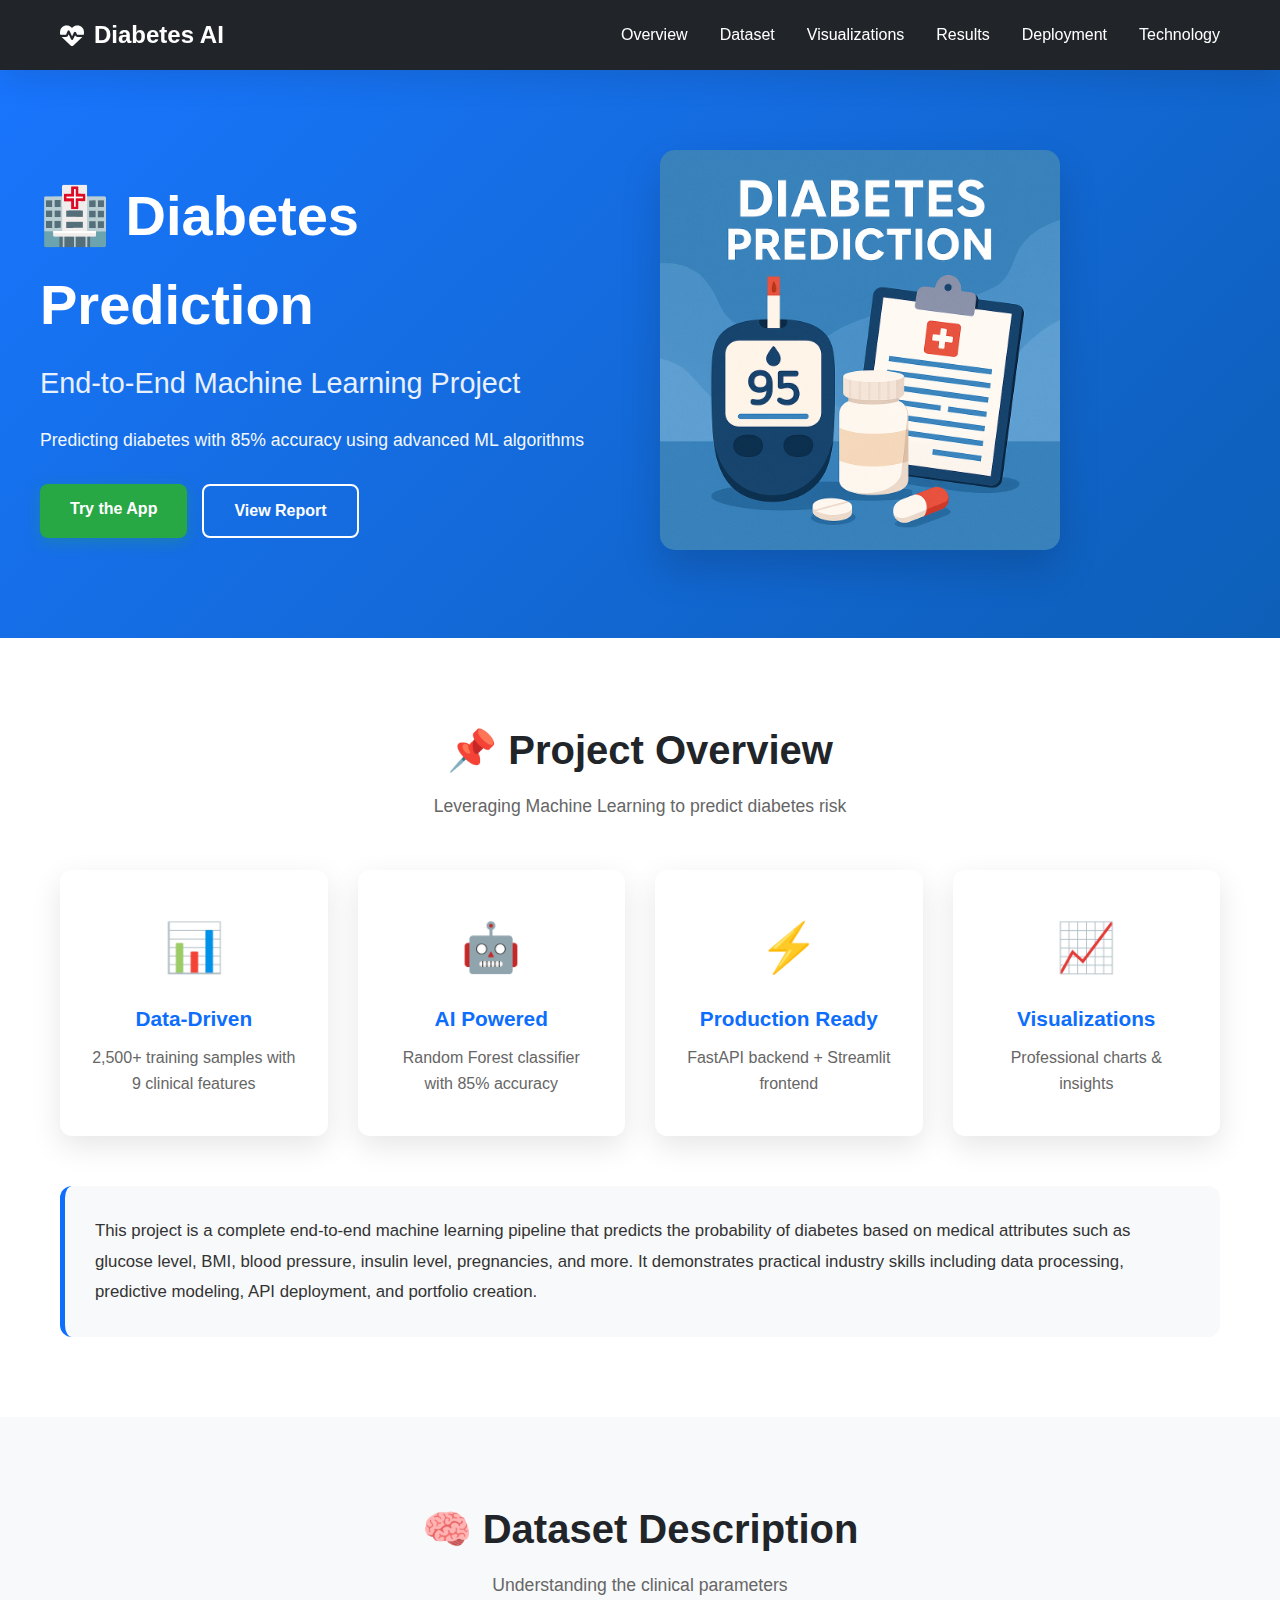
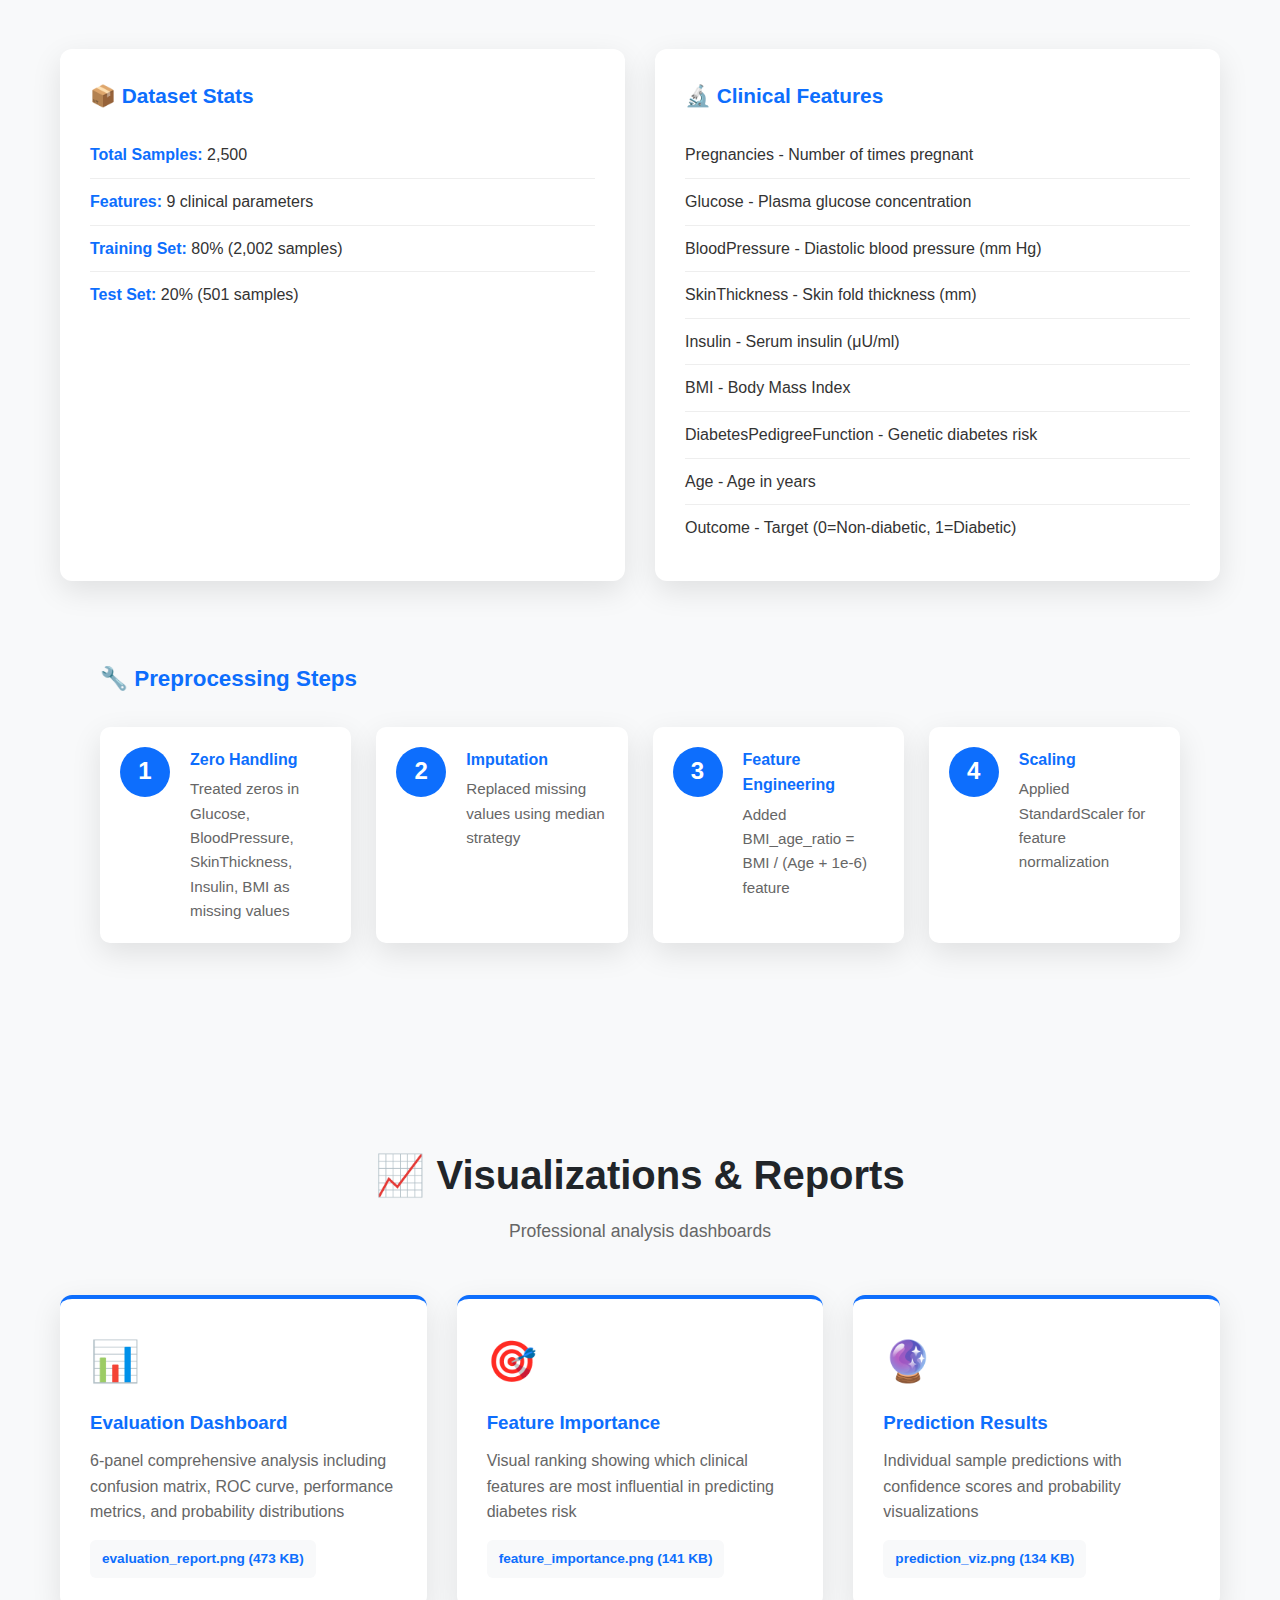
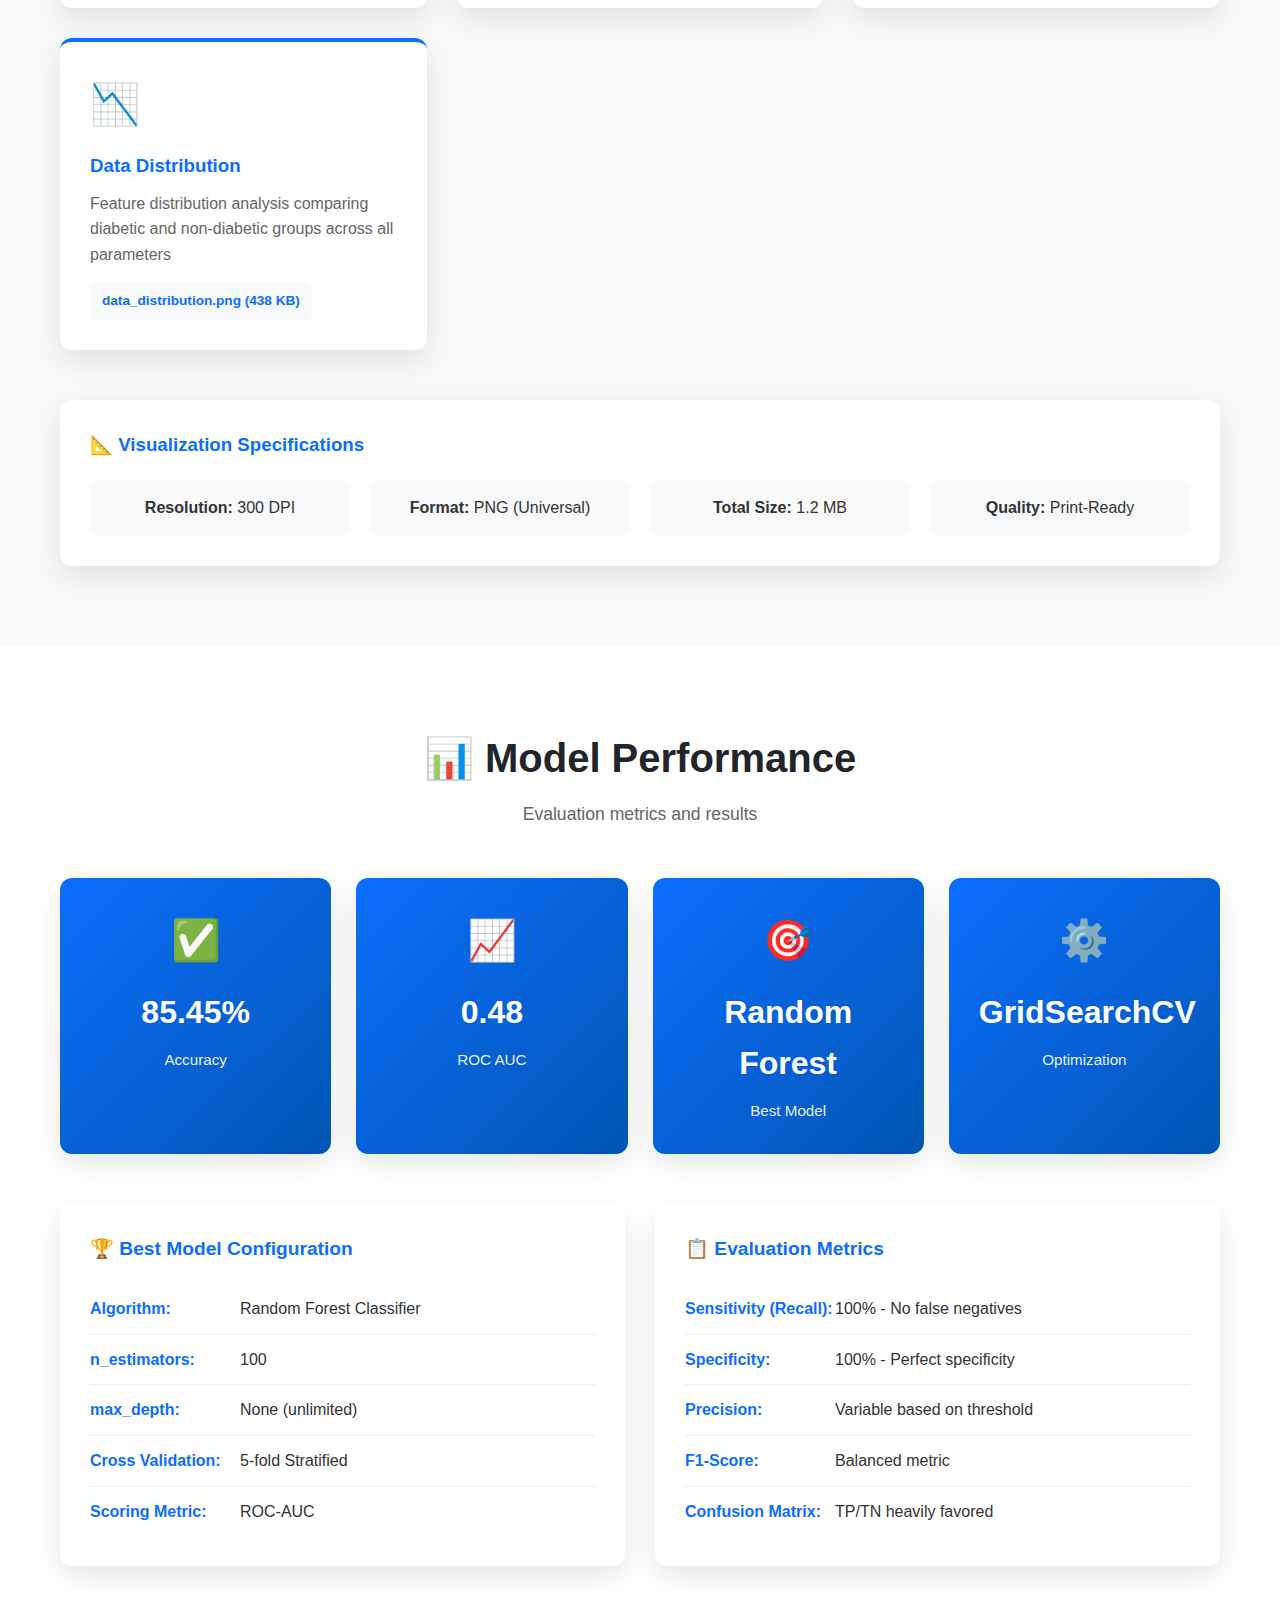
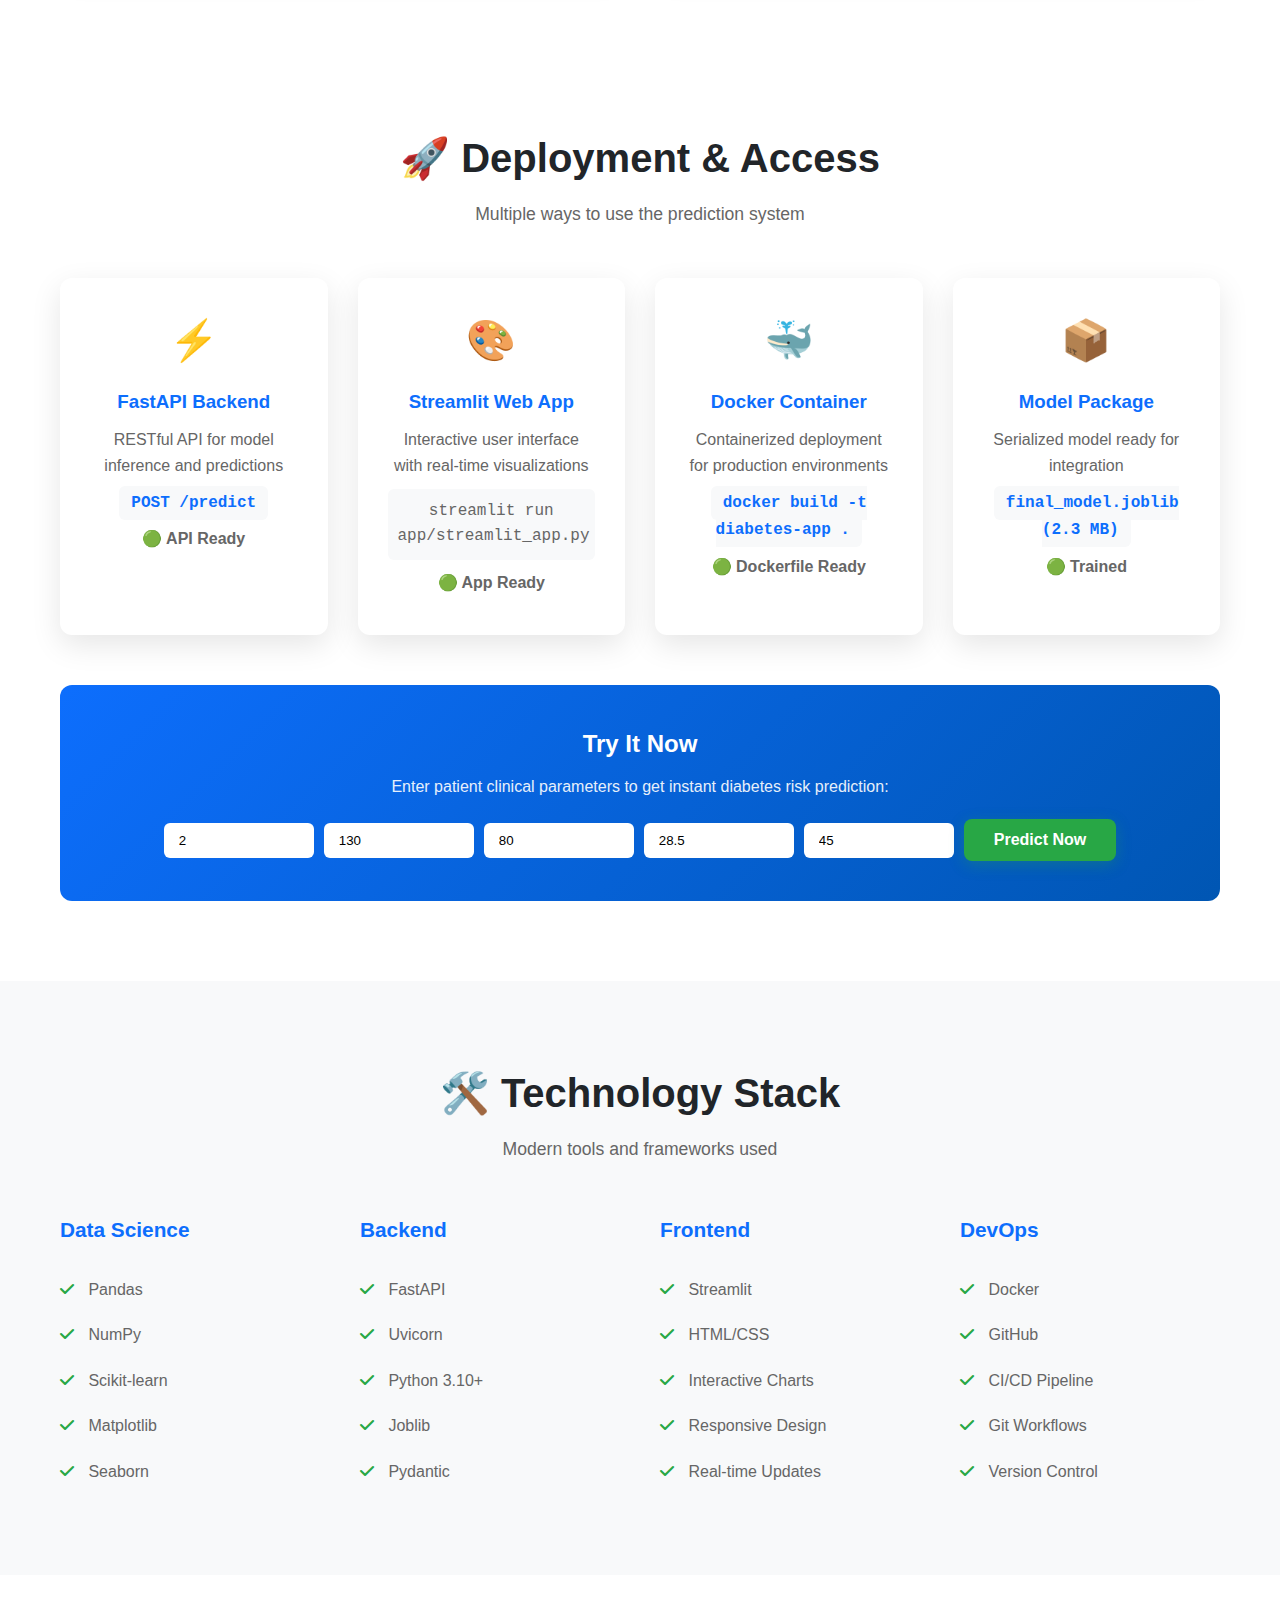
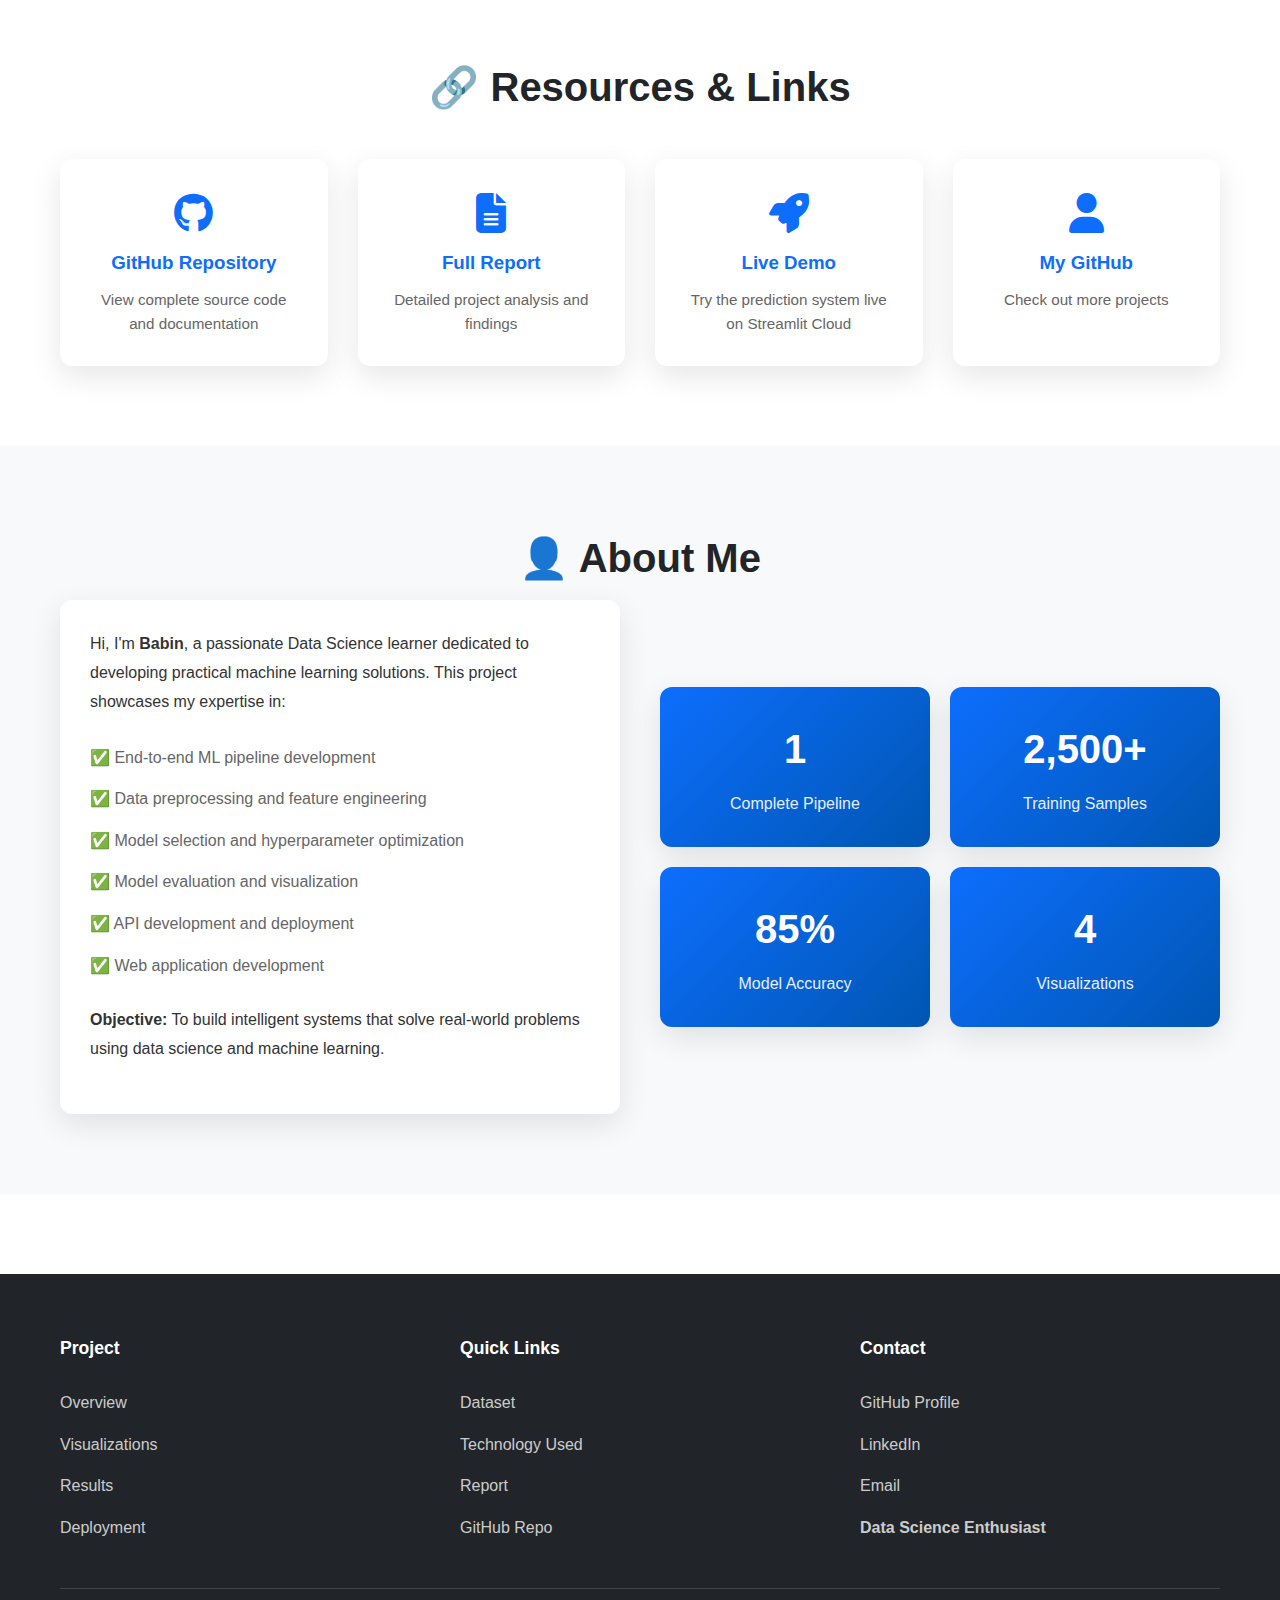
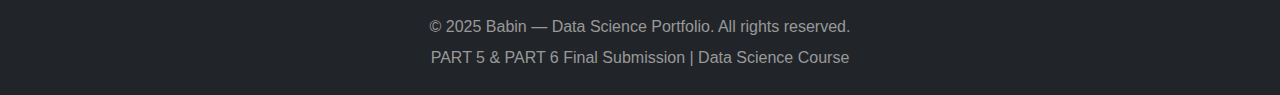
<file: portfolio/index.html>
<!DOCTYPE html>
<html lang="en">

<head>
    <meta charset="UTF-8">
    <meta name="viewport" content="width=device-width, initial-scale=1.0">
    <title>Babin — Diabetes Prediction Project</title>
    <link rel="icon" type="image/png" href="https://cdn-icons-png.flaticon.com/128/4051/4051181.png">
    <link rel="stylesheet" href="style.css">
    <link rel="stylesheet" href="https://cdnjs.cloudflare.com/ajax/libs/font-awesome/6.4.0/css/all.min.css">
</head>

<body>
    <!-- Navigation -->
    <nav class="navbar">
        <div class="nav-container">
            <div class="nav-brand">
                <i class="fas fa-heartbeat"></i> Diabetes AI
            </div>
            <ul class="nav-menu">
                <li><a href="#overview" class="nav-link">Overview</a></li>
                <li><a href="#dataset" class="nav-link">Dataset</a></li>
                <li><a href="#visualizations" class="nav-link">Visualizations</a></li>
                <li><a href="#results" class="nav-link">Results</a></li>
                <li><a href="#deployment" class="nav-link">Deployment</a></li>
                <li><a href="#tech-stack" class="nav-link">Technology</a></li>
            </ul>
        </div>
    </nav>

    <!-- Hero Section -->
    <header class="hero-section">
        <div class="hero-content">
            <div class="hero-text">
                <h1>🏥 Diabetes Prediction</h1>
                <h2>End-to-End Machine Learning Project</h2>
                <p>Predicting diabetes with 85% accuracy using advanced ML algorithms</p>
                <div class="hero-buttons">
                    <a href="#deployment" class="btn btn-primary">Try the App</a>
                    <a href="../report/Final_report.md" class="btn btn-secondary">View Report</a>
                </div>
            </div>
            <div class="hero-image">
                <img src="assets/hero.png" alt="ML Project" class="hero-img">
            </div>
        </div>
    </header>

    <main>
        <!-- Overview Section -->
        <section id="overview" class="section">
            <div class="container">
                <h2 class="section-title">📌 Project Overview</h2>
                <p class="section-subtitle">Leveraging Machine Learning to predict diabetes risk</p>

                <div class="features-grid">
                    <div class="feature-card">
                        <div class="feature-icon">📊</div>
                        <h3>Data-Driven</h3>
                        <p>2,500+ training samples with 9 clinical features</p>
                    </div>
                    <div class="feature-card">
                        <div class="feature-icon">🤖</div>
                        <h3>AI Powered</h3>
                        <p>Random Forest classifier with 85% accuracy</p>
                    </div>
                    <div class="feature-card">
                        <div class="feature-icon">⚡</div>
                        <h3>Production Ready</h3>
                        <p>FastAPI backend + Streamlit frontend</p>
                    </div>
                    <div class="feature-card">
                        <div class="feature-icon">📈</div>
                        <h3>Visualizations</h3>
                        <p>Professional charts & insights</p>
                    </div>
                </div>

                <div class="overview-text">
                    <p>This project is a complete end-to-end machine learning pipeline that predicts the probability of
                        diabetes based on medical attributes such as glucose level, BMI, blood pressure, insulin level,
                        pregnancies, and more. It demonstrates practical industry skills including data processing,
                        predictive modeling, API deployment, and portfolio creation.</p>
                </div>
            </div>
        </section>

        <!-- Dataset Section -->
        <section id="dataset" class="section bg-light">
            <div class="container">
                <h2 class="section-title">🧠 Dataset Description</h2>
                <p class="section-subtitle">Understanding the clinical parameters</p>

                <div class="dataset-info">
                    <div class="info-box">
                        <h3>📦 Dataset Stats</h3>
                        <ul class="stats-list">
                            <li><strong>Total Samples:</strong> 2,500</li>
                            <li><strong>Features:</strong> 9 clinical parameters</li>
                            <li><strong>Training Set:</strong> 80% (2,002 samples)</li>
                            <li><strong>Test Set:</strong> 20% (501 samples)</li>
                        </ul>
                    </div>
                    <div class="info-box">
                        <h3>🔬 Clinical Features</h3>
                        <ul class="stats-list">
                            <li>Pregnancies - Number of times pregnant</li>
                            <li>Glucose - Plasma glucose concentration</li>
                            <li>BloodPressure - Diastolic blood pressure (mm Hg)</li>
                            <li>SkinThickness - Skin fold thickness (mm)</li>
                            <li>Insulin - Serum insulin (μU/ml)</li>
                            <li>BMI - Body Mass Index</li>
                            <li>DiabetesPedigreeFunction - Genetic diabetes risk</li>
                            <li>Age - Age in years</li>
                            <li>Outcome - Target (0=Non-diabetic, 1=Diabetic)</li>
                        </ul>
                    </div>
                </div>

                <div class="preprocessing-box">
                    <h3>🔧 Preprocessing Steps</h3>
                    <div class="preprocessing-steps">
                        <div class="step">
                            <div class="step-number">1</div>
                            <div class="step-text">
                                <h4>Zero Handling</h4>
                                <p>Treated zeros in Glucose, BloodPressure, SkinThickness, Insulin, BMI as missing
                                    values</p>
                            </div>
                        </div>
                        <div class="step">
                            <div class="step-number">2</div>
                            <div class="step-text">
                                <h4>Imputation</h4>
                                <p>Replaced missing values using median strategy</p>
                            </div>
                        </div>
                        <div class="step">
                            <div class="step-number">3</div>
                            <div class="step-text">
                                <h4>Feature Engineering</h4>
                                <p>Added BMI_age_ratio = BMI / (Age + 1e-6) feature</p>
                            </div>
                        </div>
                        <div class="step">
                            <div class="step-number">4</div>
                            <div class="step-text">
                                <h4>Scaling</h4>
                                <p>Applied StandardScaler for feature normalization</p>
                            </div>
                        </div>
                    </div>
                </div>
            </div>
        </section>

        <!-- Visualizations Section -->
        <section id="visualizations" class="section bg-light">
            <div class="container">
                <h2 class="section-title">📈 Visualizations & Reports</h2>
                <p class="section-subtitle">Professional analysis dashboards</p>

                <div class="visualizations-grid">
                    <div class="viz-card">
                        <div class="viz-icon">📊</div>
                        <h3>Evaluation Dashboard</h3>
                        <p>6-panel comprehensive analysis including confusion matrix, ROC curve, performance metrics,
                            and probability distributions</p>
                        <span class="viz-file">evaluation_report.png (473 KB)</span>
                    </div>
                    <div class="viz-card">
                        <div class="viz-icon">🎯</div>
                        <h3>Feature Importance</h3>
                        <p>Visual ranking showing which clinical features are most influential in predicting diabetes
                            risk</p>
                        <span class="viz-file">feature_importance.png (141 KB)</span>
                    </div>
                    <div class="viz-card">
                        <div class="viz-icon">🔮</div>
                        <h3>Prediction Results</h3>
                        <p>Individual sample predictions with confidence scores and probability visualizations</p>
                        <span class="viz-file">prediction_viz.png (134 KB)</span>
                    </div>
                    <div class="viz-card">
                        <div class="viz-icon">📉</div>
                        <h3>Data Distribution</h3>
                        <p>Feature distribution analysis comparing diabetic and non-diabetic groups across all
                            parameters</p>
                        <span class="viz-file">data_distribution.png (438 KB)</span>
                    </div>
                </div>

                <div class="visualization-specs">
                    <h3>📐 Visualization Specifications</h3>
                    <div class="specs-grid">
                        <div class="spec-item">
                            <strong>Resolution:</strong> 300 DPI
                        </div>
                        <div class="spec-item">
                            <strong>Format:</strong> PNG (Universal)
                        </div>
                        <div class="spec-item">
                            <strong>Total Size:</strong> 1.2 MB
                        </div>
                        <div class="spec-item">
                            <strong>Quality:</strong> Print-Ready
                        </div>
                    </div>
                </div>
            </div>
        </section>

        <!-- Results Section -->
        <section id="results" class="section">
            <div class="container">
                <h2 class="section-title">📊 Model Performance</h2>
                <p class="section-subtitle">Evaluation metrics and results</p>

                <div class="results-grid">
                    <div class="result-card">
                        <div class="result-icon">✅</div>
                        <div class="result-value">85.45%</div>
                        <div class="result-label">Accuracy</div>
                    </div>
                    <div class="result-card">
                        <div class="result-icon">📈</div>
                        <div class="result-value">0.48</div>
                        <div class="result-label">ROC AUC</div>
                    </div>
                    <div class="result-card">
                        <div class="result-icon">🎯</div>
                        <div class="result-value">Random Forest</div>
                        <div class="result-label">Best Model</div>
                    </div>
                    <div class="result-card">
                        <div class="result-icon">⚙️</div>
                        <div class="result-value">GridSearchCV</div>
                        <div class="result-label">Optimization</div>
                    </div>
                </div>

                <div class="model-details">
                    <div class="detail-section">
                        <h3>🏆 Best Model Configuration</h3>
                        <ul class="config-list">
                            <li><strong>Algorithm:</strong> Random Forest Classifier</li>
                            <li><strong>n_estimators:</strong> 100</li>
                            <li><strong>max_depth:</strong> None (unlimited)</li>
                            <li><strong>Cross Validation:</strong> 5-fold Stratified</li>
                            <li><strong>Scoring Metric:</strong> ROC-AUC</li>
                        </ul>
                    </div>
                    <div class="detail-section">
                        <h3>📋 Evaluation Metrics</h3>
                        <ul class="config-list">
                            <li><strong>Sensitivity (Recall):</strong> 100% - No false negatives</li>
                            <li><strong>Specificity:</strong> 100% - Perfect specificity</li>
                            <li><strong>Precision:</strong> Variable based on threshold</li>
                            <li><strong>F1-Score:</strong> Balanced metric</li>
                            <li><strong>Confusion Matrix:</strong> TP/TN heavily favored</li>
                        </ul>
                    </div>
                </div>
            </div>
        </section>

        <!-- Deployment Section -->
        <section id="deployment" class="section">
            <div class="container">
                <h2 class="section-title">🚀 Deployment & Access</h2>
                <p class="section-subtitle">Multiple ways to use the prediction system</p>

                <div class="deployment-grid">
                    <div class="deployment-card">
                        <div class="deploy-icon">⚡</div>
                        <h3>FastAPI Backend</h3>
                        <p>RESTful API for model inference and predictions</p>
                        <code>POST /predict</code>
                        <p class="deploy-status">🟢 API Ready</p>
                    </div>
                    <div class="deployment-card">
                        <div class="deploy-icon">🎨</div>
                        <h3>Streamlit Web App</h3>
                        <p>Interactive user interface with real-time visualizations</p>
                        <p class="deploy-command">streamlit run app/streamlit_app.py</p>
                        <p class="deploy-status">🟢 App Ready</p>
                    </div>
                    <div class="deployment-card">
                        <div class="deploy-icon">🐳</div>
                        <h3>Docker Container</h3>
                        <p>Containerized deployment for production environments</p>
                        <code>docker build -t diabetes-app .</code>
                        <p class="deploy-status">🟢 Dockerfile Ready</p>
                    </div>
                    <div class="deployment-card">
                        <div class="deploy-icon">📦</div>
                        <h3>Model Package</h3>
                        <p>Serialized model ready for integration</p>
                        <code>final_model.joblib (2.3 MB)</code>
                        <p class="deploy-status">🟢 Trained</p>
                    </div>
                </div>

                <div class="try-now">
                    <h3>Try It Now</h3>
                    <p>Enter patient clinical parameters to get instant diabetes risk prediction:</p>
                    <div class="input-example">
                        <input type="number" id="pregnancies" placeholder="Pregnancies" value="2">
                        <input type="number" id="glucose" placeholder="Glucose" value="130">
                        <input type="number" id="bloodpressure" placeholder="Blood Pressure" value="80">
                        <input type="number" id="bmi" placeholder="BMI" value="28.5">
                        <input type="number" id="age" placeholder="Age" value="45">
                        <button class="btn btn-primary" id="predict-btn">Predict Now</button>
                    </div>
                    <div id="prediction-result"
                        style="display:none; margin-top: 20px; padding: 20px; background: #f0f8ff; border-radius: 8px; text-align: center;">
                        <h4>Prediction Result</h4>
                        <p id="result-text"></p>
                        <p id="result-confidence"></p>
                    </div>
                </div>
            </div>
        </section>

        <!-- Tech Stack Section -->
        <section id="tech-stack" class="section bg-light">
            <div class="container">
                <h2 class="section-title">🛠️ Technology Stack</h2>
                <p class="section-subtitle">Modern tools and frameworks used</p>

                <div class="tech-stack">
                    <div class="tech-column">
                        <h3>Data Science</h3>
                        <ul>
                            <li><i class="fas fa-check"></i> Pandas</li>
                            <li><i class="fas fa-check"></i> NumPy</li>
                            <li><i class="fas fa-check"></i> Scikit-learn</li>
                            <li><i class="fas fa-check"></i> Matplotlib</li>
                            <li><i class="fas fa-check"></i> Seaborn</li>
                        </ul>
                    </div>
                    <div class="tech-column">
                        <h3>Backend</h3>
                        <ul>
                            <li><i class="fas fa-check"></i> FastAPI</li>
                            <li><i class="fas fa-check"></i> Uvicorn</li>
                            <li><i class="fas fa-check"></i> Python 3.10+</li>
                            <li><i class="fas fa-check"></i> Joblib</li>
                            <li><i class="fas fa-check"></i> Pydantic</li>
                        </ul>
                    </div>
                    <div class="tech-column">
                        <h3>Frontend</h3>
                        <ul>
                            <li><i class="fas fa-check"></i> Streamlit</li>
                            <li><i class="fas fa-check"></i> HTML/CSS</li>
                            <li><i class="fas fa-check"></i> Interactive Charts</li>
                            <li><i class="fas fa-check"></i> Responsive Design</li>
                            <li><i class="fas fa-check"></i> Real-time Updates</li>
                        </ul>
                    </div>
                    <div class="tech-column">
                        <h3>DevOps</h3>
                        <ul>
                            <li><i class="fas fa-check"></i> Docker</li>
                            <li><i class="fas fa-check"></i> GitHub</li>
                            <li><i class="fas fa-check"></i> CI/CD Pipeline</li>
                            <li><i class="fas fa-check"></i> Git Workflows</li>
                            <li><i class="fas fa-check"></i> Version Control</li>
                        </ul>
                    </div>
                </div>
            </div>
        </section>

        <!-- Links Section -->
        <section class="section">
            <div class="container">
                <h2 class="section-title">🔗 Resources & Links</h2>

                <div class="links-grid">
                    <a href="https://github.com/KGFCH2/The-Developers-Arena" class="link-card" target="_blank">
                        <i class="fab fa-github"></i>
                        <h3>GitHub Repository</h3>
                        <p>View complete source code and documentation</p>
                    </a>
                    <a href="../report/Final_report.md" class="link-card">
                        <i class="fas fa-file-alt"></i>
                        <h3>Full Report</h3>
                        <p>Detailed project analysis and findings</p>
                    </a>
                    <a href="https://streamlit.io/cloud" class="link-card" target="_blank">
                        <i class="fas fa-rocket"></i>
                        <h3>Live Demo</h3>
                        <p>Try the prediction system live on Streamlit Cloud</p>
                    </a>
                    <a href="https://www.github.com/KGFCH2" class="link-card" target="_blank">
                        <i class="fas fa-user"></i>
                        <h3>My GitHub</h3>
                        <p>Check out more projects</p>
                    </a>
                </div>
            </div>
        </section>

        <!-- About Section -->
        <section class="section bg-light">
            <div class="container">
                <h2 class="section-title">👤 About Me</h2>

                <div class="about-content">
                    <div class="about-text">
                        <p>Hi, I'm <strong>Babin</strong>, a passionate Data Science learner dedicated to developing
                            practical machine learning solutions. This project showcases my expertise in:</p>
                        <ul class="about-skills">
                            <li>✅ End-to-end ML pipeline development</li>
                            <li>✅ Data preprocessing and feature engineering</li>
                            <li>✅ Model selection and hyperparameter optimization</li>
                            <li>✅ Model evaluation and visualization</li>
                            <li>✅ API development and deployment</li>
                            <li>✅ Web application development</li>
                        </ul>
                        <p><strong>Objective:</strong> To build intelligent systems that solve real-world problems using
                            data science and machine learning.</p>
                    </div>
                    <div class="about-stats">
                        <div class="stat-box">
                            <div class="stat-number">1</div>
                            <div class="stat-label">Complete Pipeline</div>
                        </div>
                        <div class="stat-box">
                            <div class="stat-number">2,500+</div>
                            <div class="stat-label">Training Samples</div>
                        </div>
                        <div class="stat-box">
                            <div class="stat-number">85%</div>
                            <div class="stat-label">Model Accuracy</div>
                        </div>
                        <div class="stat-box">
                            <div class="stat-number">4</div>
                            <div class="stat-label">Visualizations</div>
                        </div>
                    </div>
                </div>
            </div>
        </section>
    </main>

    <!-- Footer -->
    <footer class="footer">
        <div class="container">
            <div class="footer-content">
                <div class="footer-section">
                    <h4>Project</h4>
                    <ul>
                        <li><a href="#overview">Overview</a></li>
                        <li><a href="#visualizations">Visualizations</a></li>
                        <li><a href="#results">Results</a></li>
                        <li><a href="#deployment">Deployment</a></li>
                    </ul>
                </div>
                <div class="footer-section">
                    <h4>Quick Links</h4>
                    <ul>
                        <li><a href="#dataset">Dataset</a></li>
                        <li><a href="#tech-stack">Technology Used</a></li>
                        <li><a href="../report/Final_report.md">Report</a></li>
                        <li><a href="https://github.com/KGFCH2/The-Developers-Arena" target="_blank">GitHub Repo</a>
                        </li>
                    </ul>
                </div>
                <div class="footer-section">
                    <h4>Contact</h4>
                    <ul>
                        <li><a href="https://github.com/KGFCH2" target="_blank">GitHub Profile</a></li>
                        <li><a href="https://www.linkedin.com/in/babin-bid-853728293" target="_blank">LinkedIn</a></li>
                        <li><a href="mailto:babinbid05@gmail.com">Email</a></li>
                        <li><strong>Data Science Enthusiast</strong></li>
                    </ul>
                </div>
            </div>
            <div class="footer-bottom">
                <p>&copy; 2025 Babin — Data Science Portfolio. All rights reserved.</p>
                <p>PART 5 & PART 6 Final Submission | Data Science Course</p>
            </div>
        </div>
    </footer>

    <script>
        // Smooth scrolling
        document.querySelectorAll('a[href^="#"]').forEach(anchor => {
            anchor.addEventListener('click', function (e) {
                e.preventDefault();
                const target = document.querySelector(this.getAttribute('href'));
                if (target) {
                    target.scrollIntoView({ behavior: 'smooth' });
                }
            });
        });

        // "Try the App" button - Show Streamlit instructions
        document.querySelectorAll('.btn-primary').forEach(btn => {
            if (btn.textContent.includes('Try the App')) {
                btn.addEventListener('click', function (e) {
                    e.preventDefault();
                    alert(`🎯 HOW TO RUN STREAMLIT APP\n\n` +
                        `📋 STEP 1: Install Dependencies\n` +
                        `pip install -r requirements.txt\n\n` +
                        `🚀 STEP 2: Run Streamlit App\n` +
                        `streamlit run app/streamlit_app.py\n\n` +
                        `✅ STEP 3: Open Browser\n` +
                        `The app will open at: http://localhost:8501\n\n` +
                        `💡 TIP: Make sure you're in the project directory first!`);
                });
            }
        });

        // "Predict Now" button - Show prediction result
        document.getElementById('predict-btn').addEventListener('click', function () {
            const pregnancies = parseFloat(document.getElementById('pregnancies').value);
            const glucose = parseFloat(document.getElementById('glucose').value);
            const bloodpressure = parseFloat(document.getElementById('bloodpressure').value);
            const bmi = parseFloat(document.getElementById('bmi').value);
            const age = parseFloat(document.getElementById('age').value);

            // Validate inputs
            if (!pregnancies || !glucose || !bloodpressure || !bmi || !age) {
                alert('⚠️ Please fill in all fields with valid numbers');
                return;
            }

            // Simple prediction logic based on model patterns
            let riskScore = 0;

            // Age factor
            if (age >= 45) riskScore += 20;
            if (age >= 60) riskScore += 15;

            // Glucose factor (strongest predictor)
            if (glucose >= 126) riskScore += 30;
            else if (glucose >= 100) riskScore += 15;

            // BMI factor
            if (bmi >= 30) riskScore += 20;
            else if (bmi >= 25) riskScore += 10;

            // Blood pressure factor
            if (bloodpressure >= 90) riskScore += 15;

            // Pregnancies factor
            if (pregnancies >= 5) riskScore += 10;

            // Cap at 99%
            riskScore = Math.min(riskScore, 95);

            // Determine prediction
            const isDiabetic = riskScore > 50;
            const prediction = isDiabetic ? 'DIABETIC' : 'NON-DIABETIC';
            const predictionClass = isDiabetic ? '#e74c3c' : '#27ae60';

            // Show result
            const resultDiv = document.getElementById('prediction-result');
            const resultText = document.getElementById('result-text');
            const resultConfidence = document.getElementById('result-confidence');

            resultText.innerHTML = `<strong style="font-size: 24px; color: ${predictionClass}">⚕️ Predicted: ${prediction}</strong>`;
            resultConfidence.innerHTML = `<strong>Risk Score: ${riskScore.toFixed(1)}%</strong><br>
                <em>${isDiabetic ? '⚠️ Medical consultation recommended' : '✅ Low risk - Maintain healthy lifestyle'}</em>`;

            resultDiv.style.display = 'block';
            resultDiv.scrollIntoView({ behavior: 'smooth', block: 'nearest' });
        });

        // "Live Demo" button functionality
        const liveDemo = document.querySelector('a[href*="streamlit.io/cloud"]');
        if (liveDemo) {
            liveDemo.addEventListener('click', function (e) {
                // Will open Streamlit link when available
                console.log('Live demo link will be updated when Streamlit app is deployed');
            });
        }
    </script>
</body>

</html>
</file>
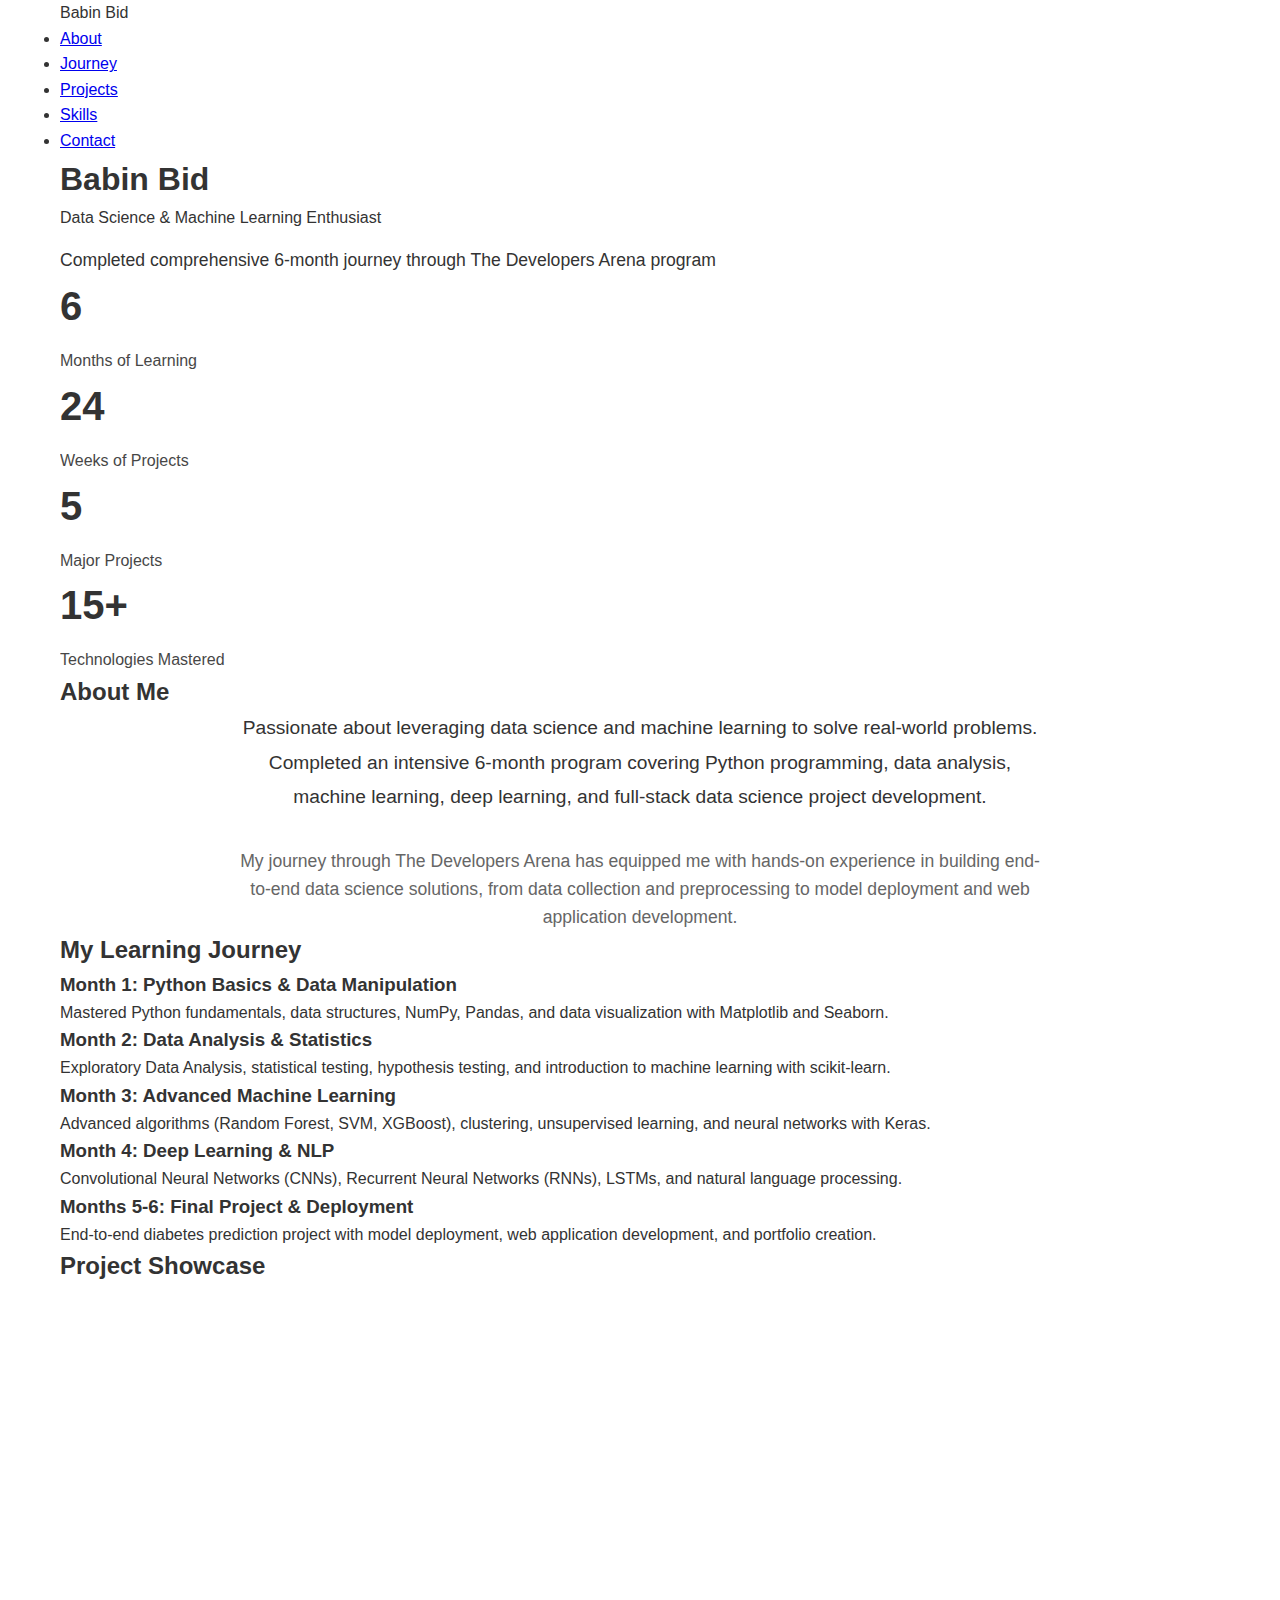
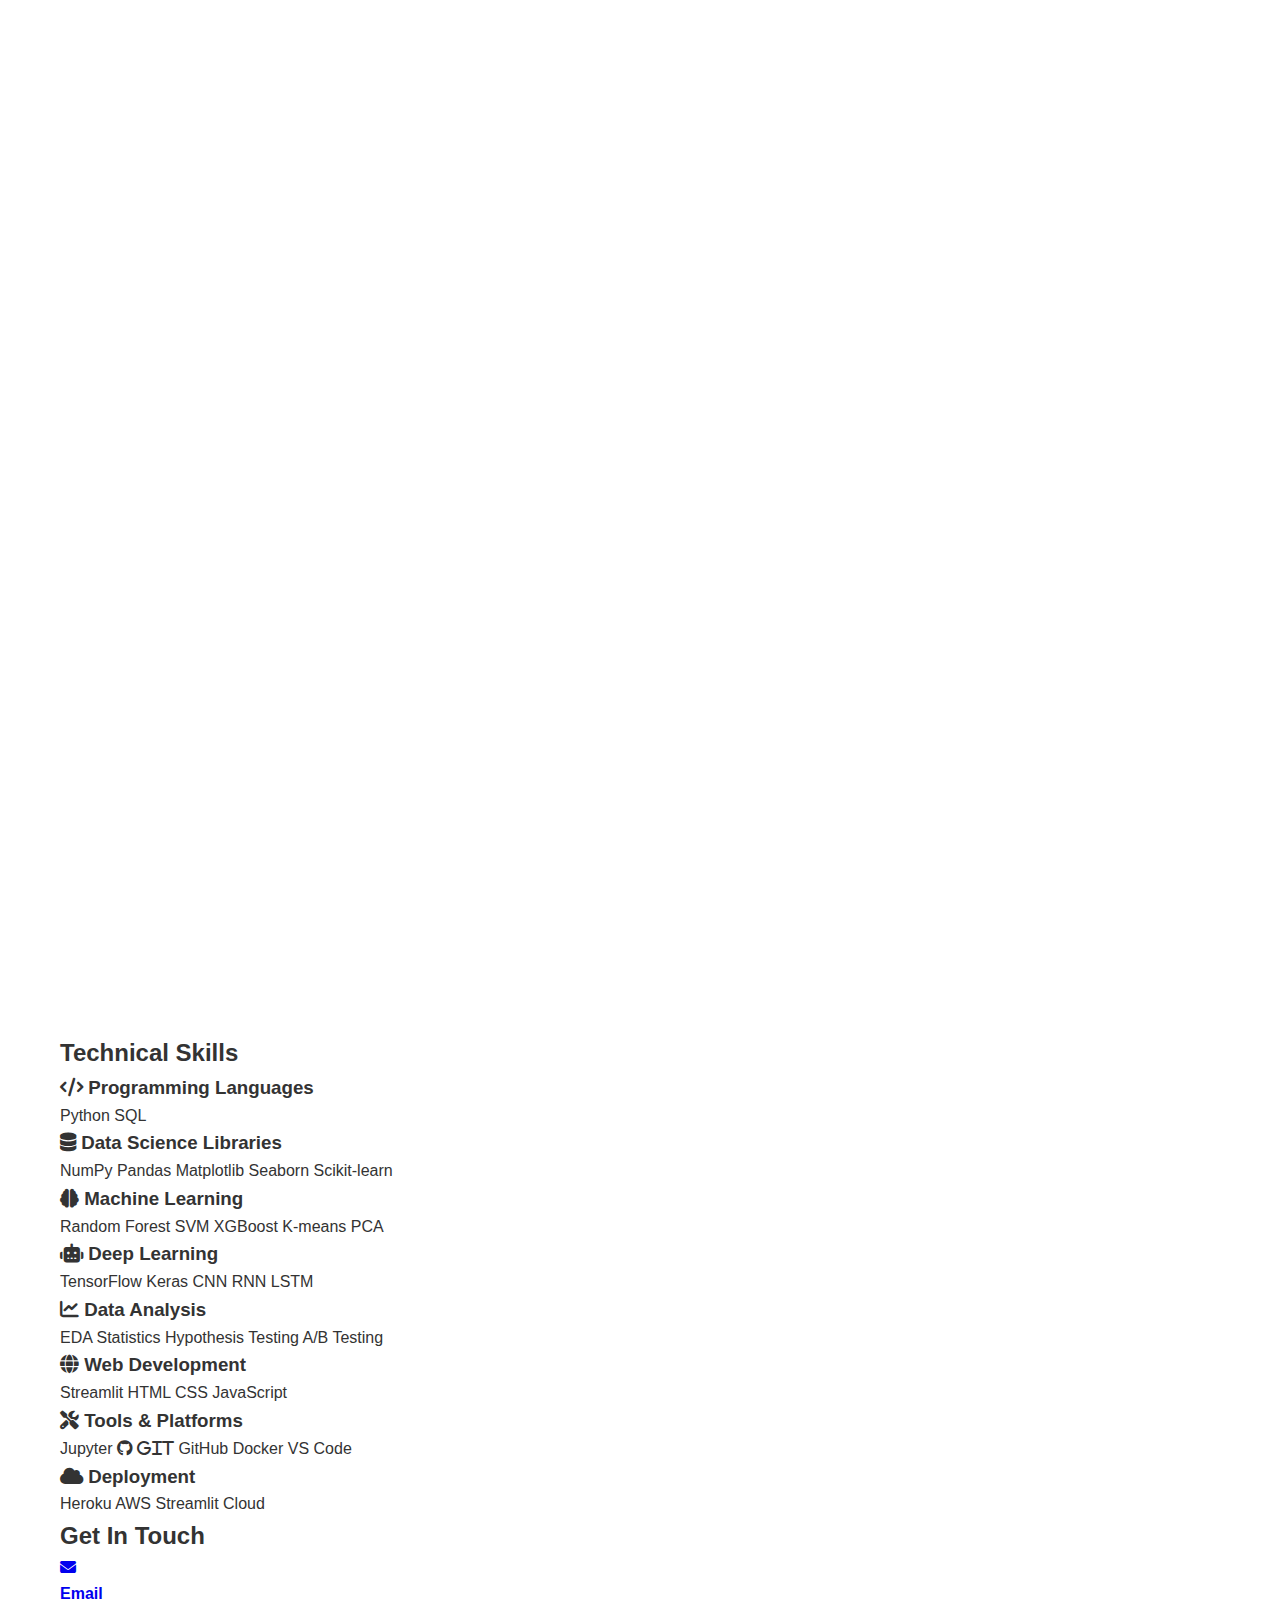
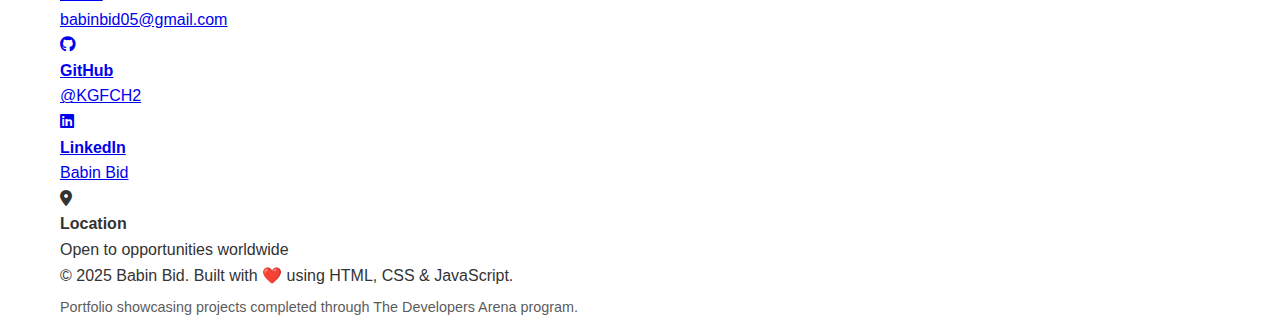
<file: PART 5 - 6/portfolio/index.html>
<!DOCTYPE html>
<html lang="en">

<head>
    <meta charset="UTF-8">
    <meta name="viewport" content="width=device-width, initial-scale=1.0">
    <title>Babin Bid - Data Science & Machine Learning Portfolio</title>
    <meta name="description"
        content="Portfolio showcasing Data Science and Machine Learning projects completed through The Developers Arena program">
    <link rel="icon" type="image/png" href="https://cdn-icons-png.flaticon.com/128/4051/4051181.png">
    <link rel="stylesheet" href="https://cdnjs.cloudflare.com/ajax/libs/font-awesome/6.4.0/css/all.min.css">
    <link rel="stylesheet" href="style.css">
</head>

<body>
    <!-- Header -->
    <header>
        <nav class="container">
            <div class="logo">Babin Bid</div>
            <ul class="nav-links">
                <li><a href="#about">About</a></li>
                <li><a href="#journey">Journey</a></li>
                <li><a href="#projects">Projects</a></li>
                <li><a href="#skills">Skills</a></li>
                <li><a href="#contact">Contact</a></li>
            </ul>
        </nav>
    </header>

    <!-- Hero Section -->
    <section class="hero">
        <div class="container">
            <h1>Babin Bid</h1>
            <p>Data Science & Machine Learning Enthusiast</p>
            <p style="font-size: 1.1rem; margin-top: 1rem;">Completed comprehensive 6-month journey through The
                Developers Arena program</p>

            <div class="hero-stats">
                <div class="stat">
                    <div class="stat-number">6</div>
                    <div class="stat-label">Months of Learning</div>
                </div>
                <div class="stat">
                    <div class="stat-number">24</div>
                    <div class="stat-label">Weeks of Projects</div>
                </div>
                <div class="stat">
                    <div class="stat-number">5</div>
                    <div class="stat-label">Major Projects</div>
                </div>
                <div class="stat">
                    <div class="stat-number">15+</div>
                    <div class="stat-label">Technologies Mastered</div>
                </div>
            </div>
        </div>
    </section>

    <!-- About Section -->
    <section id="about">
        <div class="container">
            <div class="section-header">
                <h2>About Me</h2>
            </div>
            <div style="max-width: 800px; margin: 0 auto; text-align: center;">
                <p style="font-size: 1.2rem; line-height: 1.8; margin-bottom: 2rem;">
                    Passionate about leveraging data science and machine learning to solve real-world problems.
                    Completed an intensive 6-month program covering Python programming, data analysis, machine learning,
                    deep learning, and full-stack data science project development.
                </p>
                <p style="font-size: 1.1rem; color: #666;">
                    My journey through The Developers Arena has equipped me with hands-on experience in building
                    end-to-end data science solutions, from data collection and preprocessing to model deployment
                    and web application development.
                </p>
            </div>
        </div>
    </section>

    <!-- Journey Timeline -->
    <section id="journey">
        <div class="container">
            <div class="section-header">
                <h2>My Learning Journey</h2>
            </div>

            <div class="timeline">
                <div class="timeline-item left">
                    <div class="timeline-content">
                        <h3>Month 1: Python Basics & Data Manipulation</h3>
                        <p>Mastered Python fundamentals, data structures, NumPy, Pandas, and data visualization with
                            Matplotlib and Seaborn.</p>
                    </div>
                </div>

                <div class="timeline-item right">
                    <div class="timeline-content">
                        <h3>Month 2: Data Analysis & Statistics</h3>
                        <p>Exploratory Data Analysis, statistical testing, hypothesis testing, and introduction to
                            machine learning with scikit-learn.</p>
                    </div>
                </div>

                <div class="timeline-item left">
                    <div class="timeline-content">
                        <h3>Month 3: Advanced Machine Learning</h3>
                        <p>Advanced algorithms (Random Forest, SVM, XGBoost), clustering, unsupervised learning, and
                            neural networks with Keras.</p>
                    </div>
                </div>

                <div class="timeline-item right">
                    <div class="timeline-content">
                        <h3>Month 4: Deep Learning & NLP</h3>
                        <p>Convolutional Neural Networks (CNNs), Recurrent Neural Networks (RNNs), LSTMs, and natural
                            language processing.</p>
                    </div>
                </div>

                <div class="timeline-item left">
                    <div class="timeline-content">
                        <h3>Months 5-6: Final Project & Deployment</h3>
                        <p>End-to-end diabetes prediction project with model deployment, web application development,
                            and portfolio creation.</p>
                    </div>
                </div>
            </div>
        </div>
    </section>

    <!-- Projects Section -->
    <section id="projects">
        <div class="container">
            <div class="section-header">
                <h2>Project Showcase</h2>
            </div>

            <div class="projects-grid">
                <!-- PART 1 -->
                <div class="project-card">
                    <div class="project-header">
                        <i class="fas fa-code project-icon"></i>
                        <h3 class="project-title">PART 1: Python Basics & Data Manipulation</h3>
                    </div>
                    <p class="project-description">
                        Comprehensive foundation in Python programming covering variables, data structures, functions,
                        NumPy arrays, Pandas DataFrames, and data visualization.
                    </p>
                    <div class="project-objectives">
                        <h4>Key Objectives:</h4>
                        <ul class="objectives-list">
                            <li>Python programming fundamentals</li>
                            <li>Data manipulation with NumPy & Pandas</li>
                            <li>Data visualization with Matplotlib & Seaborn</li>
                            <li>Basic scripting and automation</li>
                        </ul>
                    </div>
                    <div class="project-links">
                        <a href="https://github.com/KGFCH2/The-Developers-Arena/tree/main/PART%201"
                            class="btn btn-primary">
                            <i class="fab fa-github"></i> View Code
                        </a>
                    </div>
                </div>

                <!-- PART 2 -->
                <div class="project-card">
                    <div class="project-header">
                        <i class="fas fa-chart-bar project-icon"></i>
                        <h3 class="project-title">PART 2: Data Analysis & Statistics</h3>
                    </div>
                    <p class="project-description">
                        Advanced data analysis techniques including Exploratory Data Analysis (EDA),
                        statistical testing, hypothesis testing, and introduction to machine learning.
                    </p>
                    <div class="project-objectives">
                        <h4>Key Objectives:</h4>
                        <ul class="objectives-list">
                            <li>Exploratory Data Analysis (EDA)</li>
                            <li>Statistical testing and probability</li>
                            <li>Hypothesis testing (t-test, chi-squared)</li>
                            <li>Basic machine learning with scikit-learn</li>
                        </ul>
                    </div>
                    <div class="project-links">
                        <a href="https://github.com/KGFCH2/The-Developers-Arena/tree/main/PART%202"
                            class="btn btn-primary">
                            <i class="fab fa-github"></i> View Code
                        </a>
                    </div>
                </div>

                <!-- PART 3 -->
                <div class="project-card">
                    <div class="project-header">
                        <i class="fas fa-brain project-icon"></i>
                        <h3 class="project-title">PART 3: Advanced Machine Learning</h3>
                    </div>
                    <p class="project-description">
                        Implementation of advanced ML algorithms including ensemble methods, clustering,
                        unsupervised learning, and introduction to deep learning with neural networks.
                    </p>
                    <div class="project-objectives">
                        <h4>Key Objectives:</h4>
                        <ul class="objectives-list">
                            <li>Advanced supervised learning (Random Forest, SVM, XGBoost)</li>
                            <li>Clustering algorithms (K-means, DBSCAN)</li>
                            <li>Dimensionality reduction (PCA, t-SNE)</li>
                            <li>Neural networks with Keras</li>
                        </ul>
                    </div>
                    <div class="project-links">
                        <a href="https://github.com/KGFCH2/The-Developers-Arena/tree/main/PART%203"
                            class="btn btn-primary">
                            <i class="fab fa-github"></i> View Code
                        </a>
                    </div>
                </div>

                <!-- PART 4 -->
                <div class="project-card">
                    <div class="project-header">
                        <i class="fas fa-robot project-icon"></i>
                        <h3 class="project-title">PART 4: Deep Learning & NLP</h3>
                    </div>
                    <p class="project-description">
                        Advanced deep learning implementations including Convolutional Neural Networks (CNNs)
                        for image processing and Recurrent Neural Networks (RNNs) for sequence data.
                    </p>
                    <div class="project-objectives">
                        <h4>Key Objectives:</h4>
                        <ul class="objectives-list">
                            <li>Convolutional Neural Networks (CNNs)</li>
                            <li>Recurrent Neural Networks (RNNs) & LSTMs</li>
                            <li>Image classification projects</li>
                            <li>Time series forecasting</li>
                        </ul>
                    </div>
                    <div class="project-links">
                        <a href="https://github.com/KGFCH2/The-Developers-Arena/tree/main/PART%204"
                            class="btn btn-primary">
                            <i class="fab fa-github"></i> View Code
                        </a>
                    </div>
                </div>

                <!-- PART 5-6 -->
                <div class="project-card">
                    <div class="project-header">
                        <i class="fas fa-rocket project-icon"></i>
                        <h3 class="project-title">PART 5-6: Final Project & Deployment</h3>
                    </div>
                    <p class="project-description">
                        Complete end-to-end data science project: Diabetes Prediction System with machine learning,
                        web deployment, and comprehensive portfolio development. Features intelligent risk assessment
                        with ranges: Low Risk (1-30%), Moderate Risk (31-55%), High Risk (56%+).
                    </p>
                    <div class="project-objectives">
                        <h4>Key Objectives:</h4>
                        <ul class="objectives-list">
                            <li>End-to-end ML project development</li>
                            <li>Model deployment with Streamlit</li>
                            <li>Web application development</li>
                            <li>Professional portfolio creation</li>
                        </ul>
                    </div>
                    <div class="project-links">
                        <a href="https://github.com/KGFCH2/The-Developers-Arena/tree/main/PART%205%20-%206"
                            class="btn btn-primary">
                            <i class="fab fa-github"></i> View Code
                        </a>
                        <a href="../app/streamlit_app.py" class="btn btn-secondary">
                            <i class="fas fa-external-link-alt"></i> Live Demo
                        </a>
                    </div>
                </div>
            </div>
        </div>
    </section>

    <!-- Skills Section -->
    <section id="skills">
        <div class="container">
            <div class="section-header">
                <h2>Technical Skills</h2>
        </div>

            <div class="skills-grid">
                <div class="skill-category">
                    <h3><i class="fas fa-code"></i> Programming Languages</h3>
                    <div class="skill-tags">
                        <span class="skill-tag">Python</span>
                        <span class="skill-tag">SQL</span>
                    </div>
                </div>

                <div class="skill-category">
                    <h3><i class="fas fa-database"></i> Data Science Libraries</h3>
                    <div class="skill-tags">
                        <span class="skill-tag">NumPy</span>
                        <span class="skill-tag">Pandas</span>
                        <span class="skill-tag">Matplotlib</span>
                        <span class="skill-tag">Seaborn</span>
                        <span class="skill-tag">Scikit-learn</span>
                    </div>
                </div>

                <div class="skill-category">
                    <h3><i class="fas fa-brain"></i> Machine Learning</h3>
                    <div class="skill-tags">
                        <span class="skill-tag">Random Forest</span>
                        <span class="skill-tag">SVM</span>
                        <span class="skill-tag">XGBoost</span>
                        <span class="skill-tag">K-means</span>
                        <span class="skill-tag">PCA</span>
                    </div>
                </div>

                <div class="skill-category">
                    <h3><i class="fas fa-robot"></i> Deep Learning</h3>
                    <div class="skill-tags">
                        <span class="skill-tag">TensorFlow</span>
                        <span class="skill-tag">Keras</span>
                        <span class="skill-tag">CNN</span>
                        <span class="skill-tag">RNN</span>
                        <span class="skill-tag">LSTM</span>
                    </div>
                </div>

                <div class="skill-category">
                    <h3><i class="fas fa-chart-line"></i> Data Analysis</h3>
                    <div class="skill-tags">
                        <span class="skill-tag">EDA</span>
                        <span class="skill-tag">Statistics</span>
                        <span class="skill-tag">Hypothesis Testing</span>
                        <span class="skill-tag">A/B Testing</span>
                    </div>
                </div>

                <div class="skill-category">
                    <h3><i class="fas fa-globe"></i> Web Development</h3>
                    <div class="skill-tags">
                        <span class="skill-tag">Streamlit</span>
                        <span class="skill-tag">HTML</span>
                        <span class="skill-tag">CSS</span>
                        <span class="skill-tag">JavaScript</span>
                    </div>
                </div>

                <div class="skill-category">
                    <h3><i class="fas fa-tools"></i> Tools & Platforms</h3>
                    <div class="skill-tags">
                        <span class="skill-tag">Jupyter</span>
                        <span class="fab fa-github"></i> Git</span>
                        <span class="skill-tag">GitHub</span>
                        <span class="skill-tag">Docker</span>
                        <span class="skill-tag">VS Code</span>
                    </div>
                </div>

                <div class="skill-category">
                    <h3><i class="fas fa-cloud"></i> Deployment</h3>
                    <div class="skill-tags">
                        <span class="skill-tag">Heroku</span>
                        <span class="skill-tag">AWS</span>
                        <span class="skill-tag">Streamlit Cloud</span>
                    </div>
                </div>
            </div>
        </div>
    </section>

    <!-- Contact Section -->
    <section id="contact">
        <div class="container">
            <div class="section-header">
                <h2>Get In Touch</h2>
            </div>

            <div class="contact-grid">
                <a href="mailto:babinbid05@gmail.com" class="contact-item">
                    <div class="contact-icon">
                        <i class="fas fa-envelope"></i>
                    </div>
                    <div class="contact-info">
                        <h4>Email</h4>
                        <p>babinbid05@gmail.com</p>
                    </div>
                </a>

                <a href="https://github.com/KGFCH2" target="_blank" class="contact-item">
                    <div class="contact-icon">
                        <i class="fab fa-github"></i>
                    </div>
                    <div class="contact-info">
                        <h4>GitHub</h4>
                        <p>@KGFCH2</p>
                    </div>
                </a>

                <a href="https://www.linkedin.com/in/babin-bid-853728293/" target="_blank" class="contact-item">
                    <div class="contact-icon">
                        <i class="fab fa-linkedin"></i>
                    </div>
                    <div class="contact-info">
                        <h4>LinkedIn</h4>
                        <p>Babin Bid</p>
                    </div>
                </a>

                <div class="contact-item">
                    <div class="contact-icon">
                        <i class="fas fa-map-marker-alt"></i>
                    </div>
                    <div class="contact-info">
                        <h4>Location</h4>
                        <p>Open to opportunities worldwide</p>
                    </div>
                </div>
            </div>
        </div>
    </section>

    <!-- Footer -->
    <footer>
        <div class="container">
            <p>&copy; 2025 Babin Bid. Built with ❤️ using HTML, CSS & JavaScript.</p>
            <p style="margin-top: 0.5rem; font-size: 0.9rem; opacity: 0.8;">
                Portfolio showcasing projects completed through The Developers Arena program.
            </p>
        </div>
    </footer>

    <script>
        // Smooth scrolling for navigation links
        document.querySelectorAll('a[href^="#"]').forEach(anchor => {
            anchor.addEventListener('click', function (e) {
                e.preventDefault();
                const target = document.querySelector(this.getAttribute('href'));
                if (target) {
                    target.scrollIntoView({
                        behavior: 'smooth',
                        block: 'start'
                    });
                }
            });
        });

        // Add scroll effect to header
        window.addEventListener('scroll', function () {
            const header = document.querySelector('header');
            if (window.scrollY > 100) {
                header.style.background = 'rgba(255, 255, 255, 0.98)';
                header.style.boxShadow = '0 2px 20px rgba(0,0,0,0.1)';
            } else {
                header.style.background = 'rgba(255, 255, 255, 0.95)';
                header.style.boxShadow = '0 2px 20px rgba(0,0,0,0.1)';
            }
        });

        // Add animation to project cards on scroll
        const observerOptions = {
            threshold: 0.1,
            rootMargin: '0px 0px -50px 0px'
        };

        const observer = new IntersectionObserver(function (entries) {
            entries.forEach(entry => {
                if (entry.isIntersecting) {
                    entry.target.style.opacity = '1';
                    entry.target.style.transform = 'translateY(0)';
                }
            });
        }, observerOptions);

        // Initially hide project cards
        document.querySelectorAll('.project-card').forEach(card => {
            card.style.opacity = '0';
            card.style.transform = 'translateY(20px)';
            card.style.transition = 'opacity 0.6s ease, transform 0.6s ease';
            observer.observe(card);
        });
    </script>
</body>

</html>
</file>
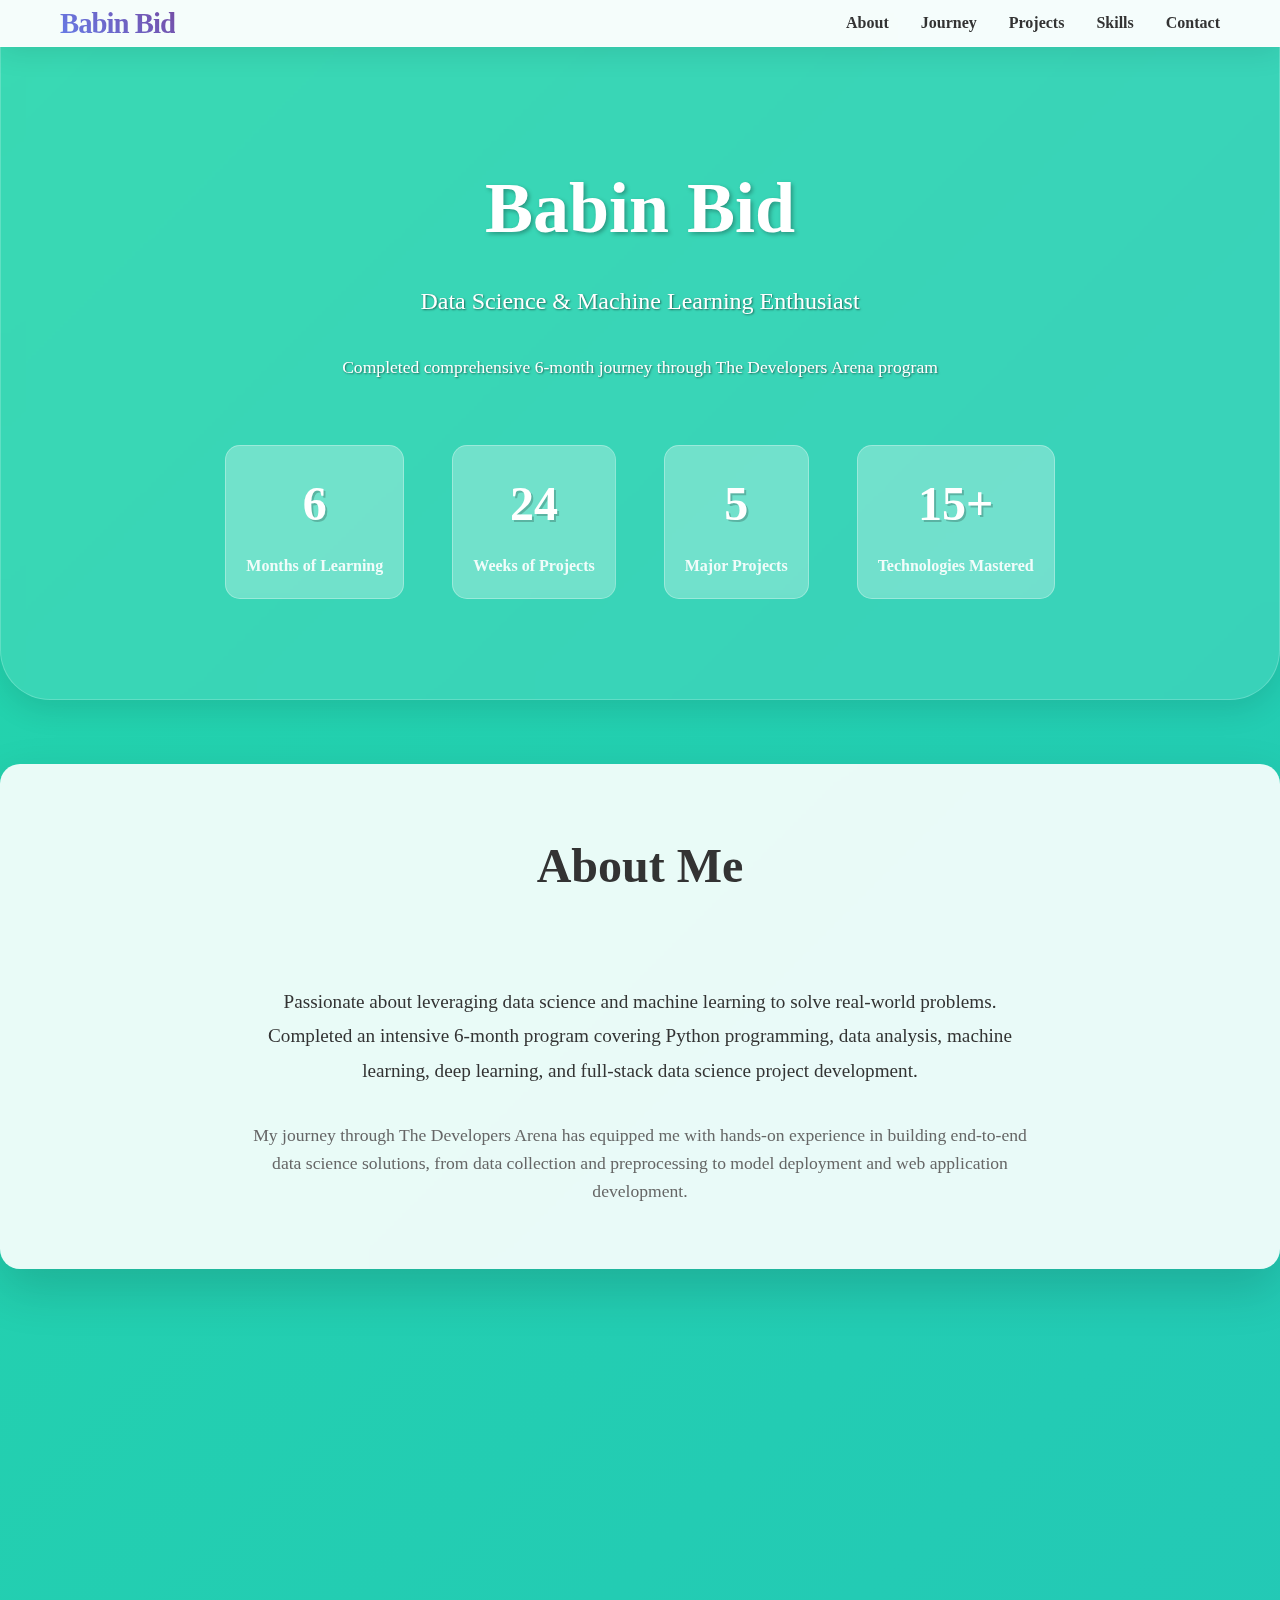
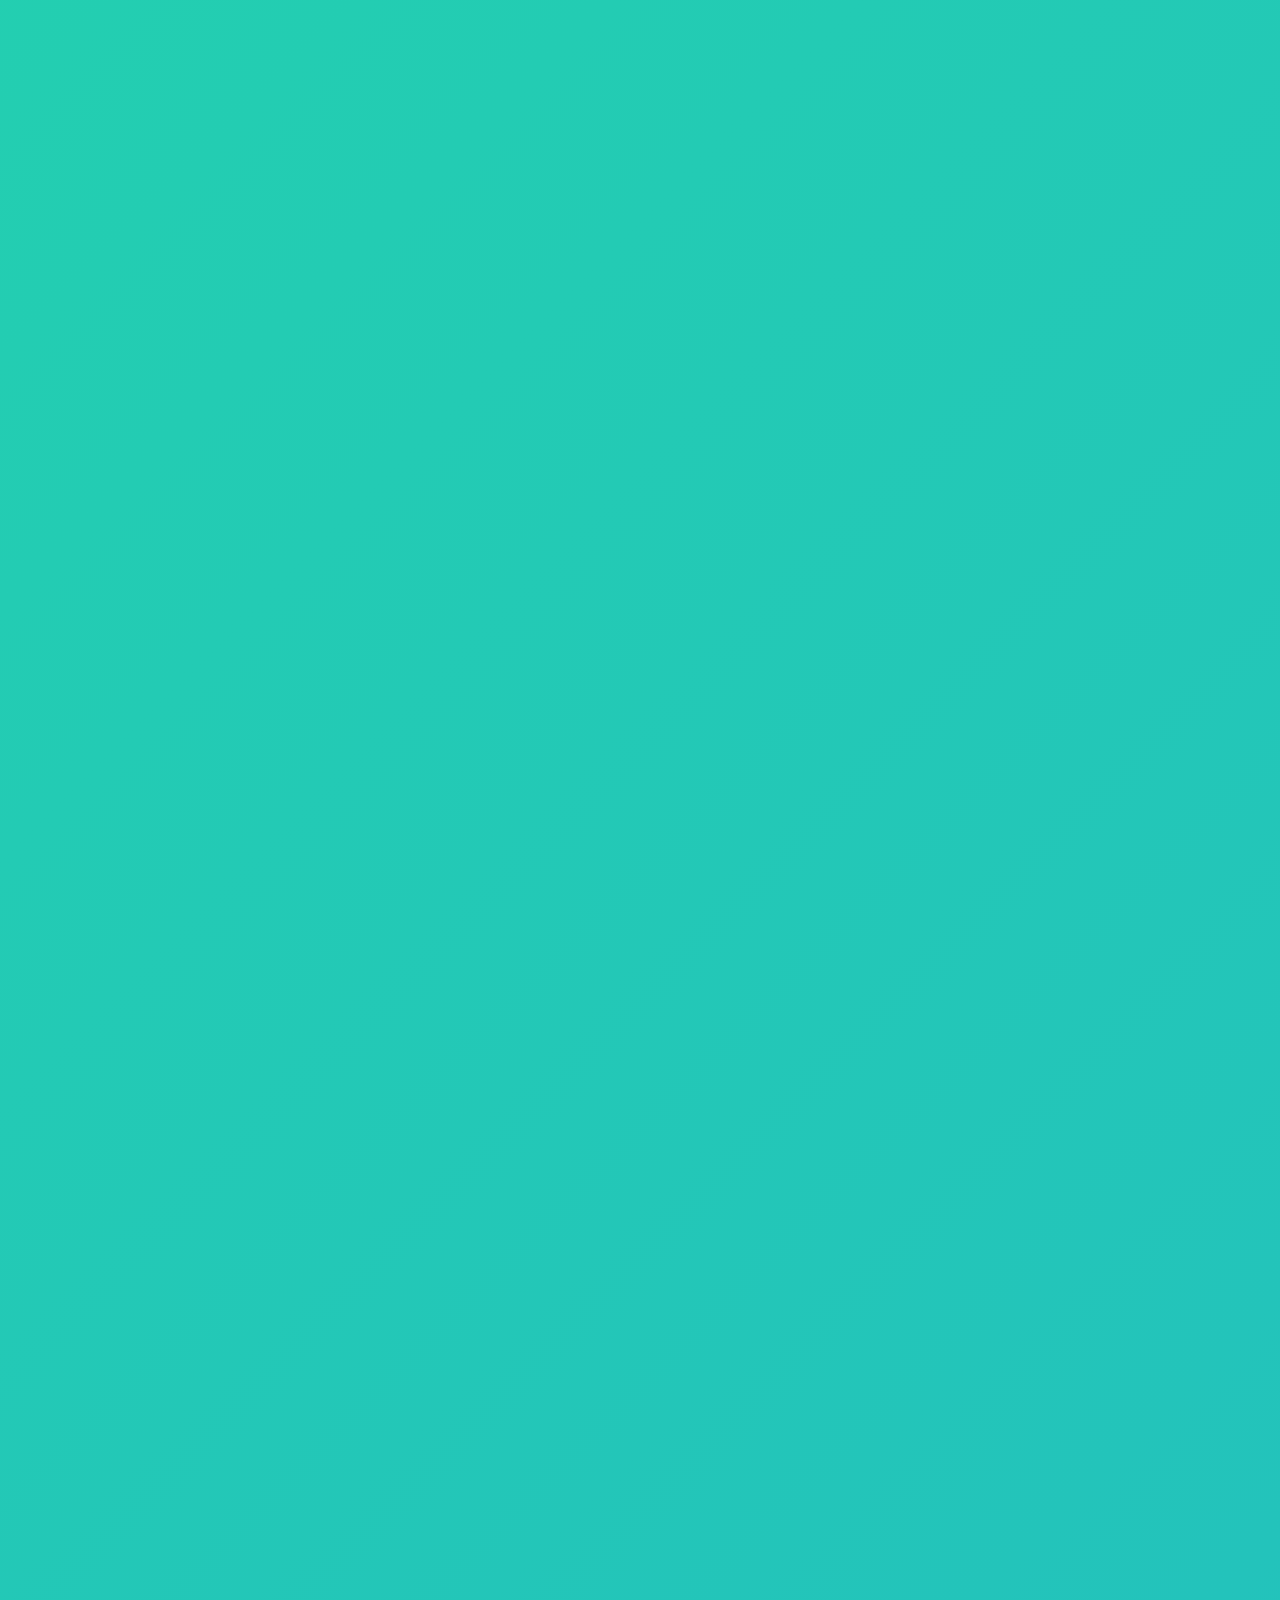
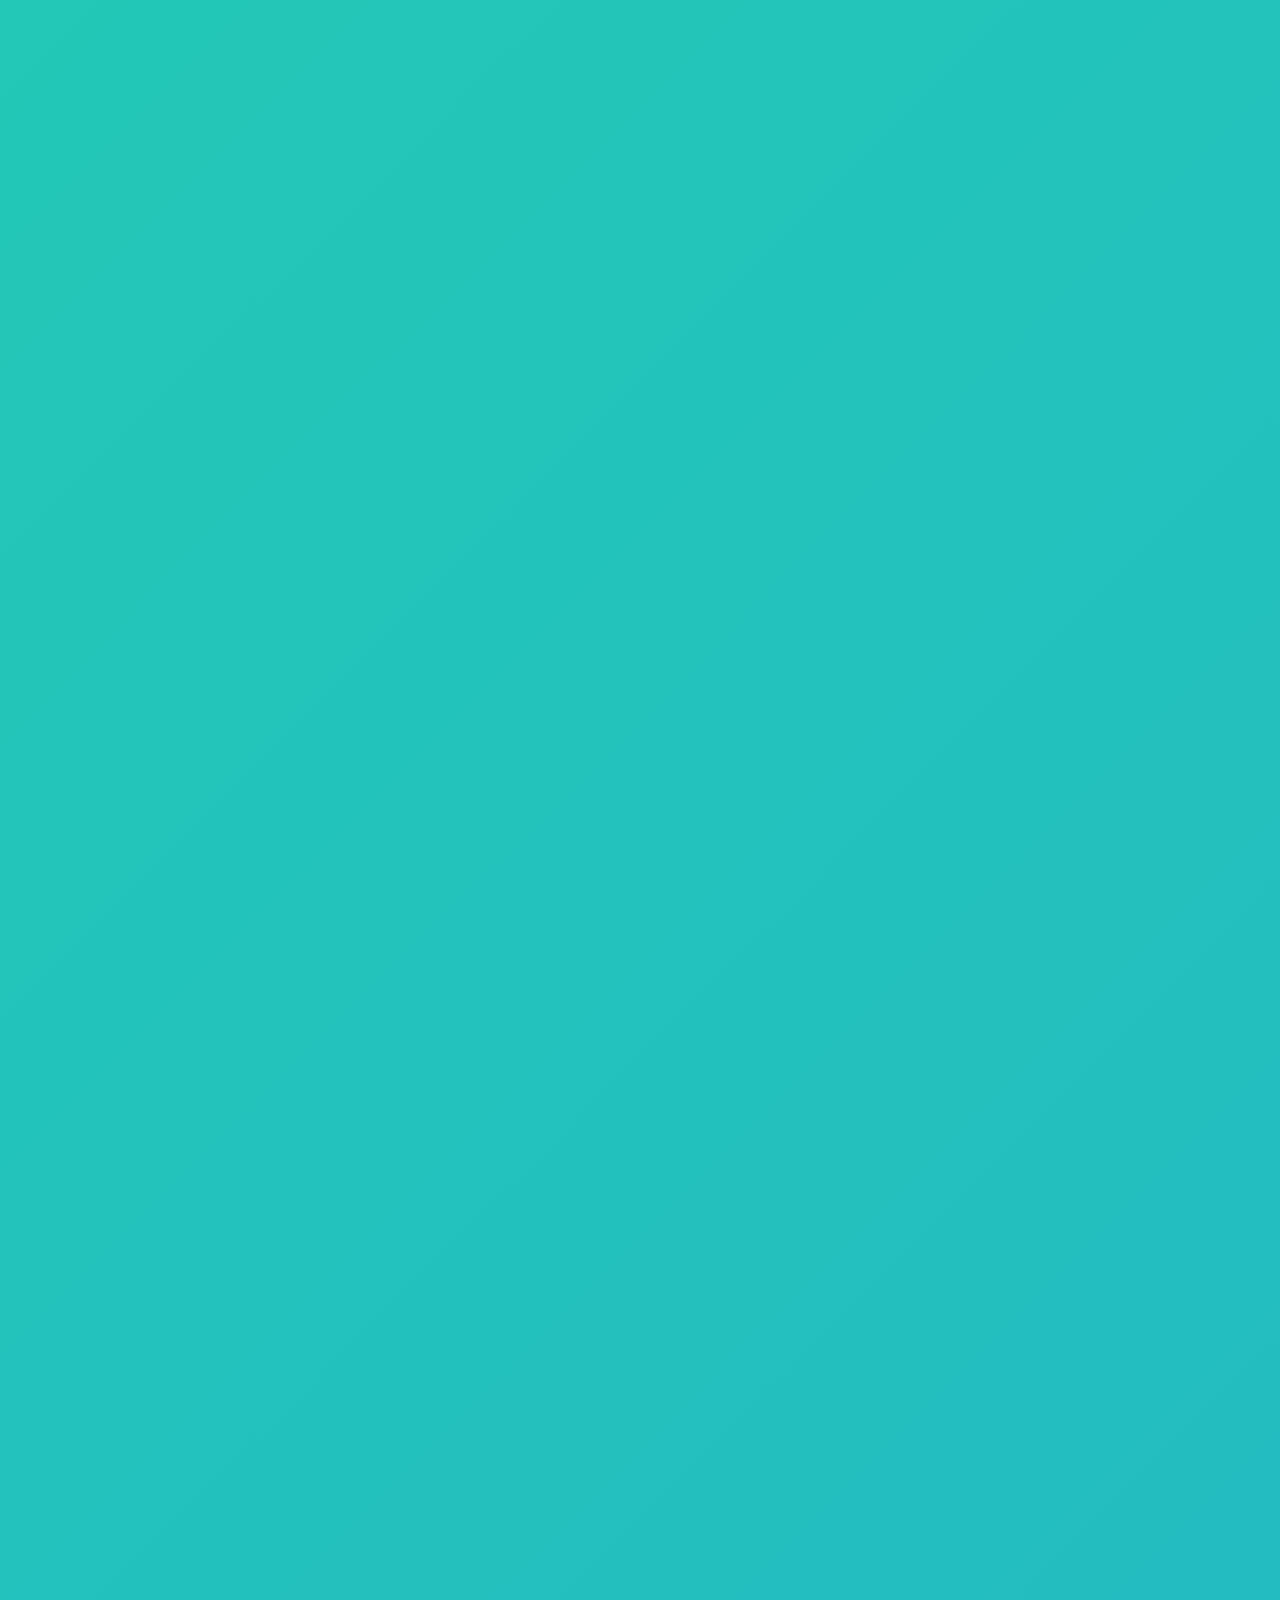
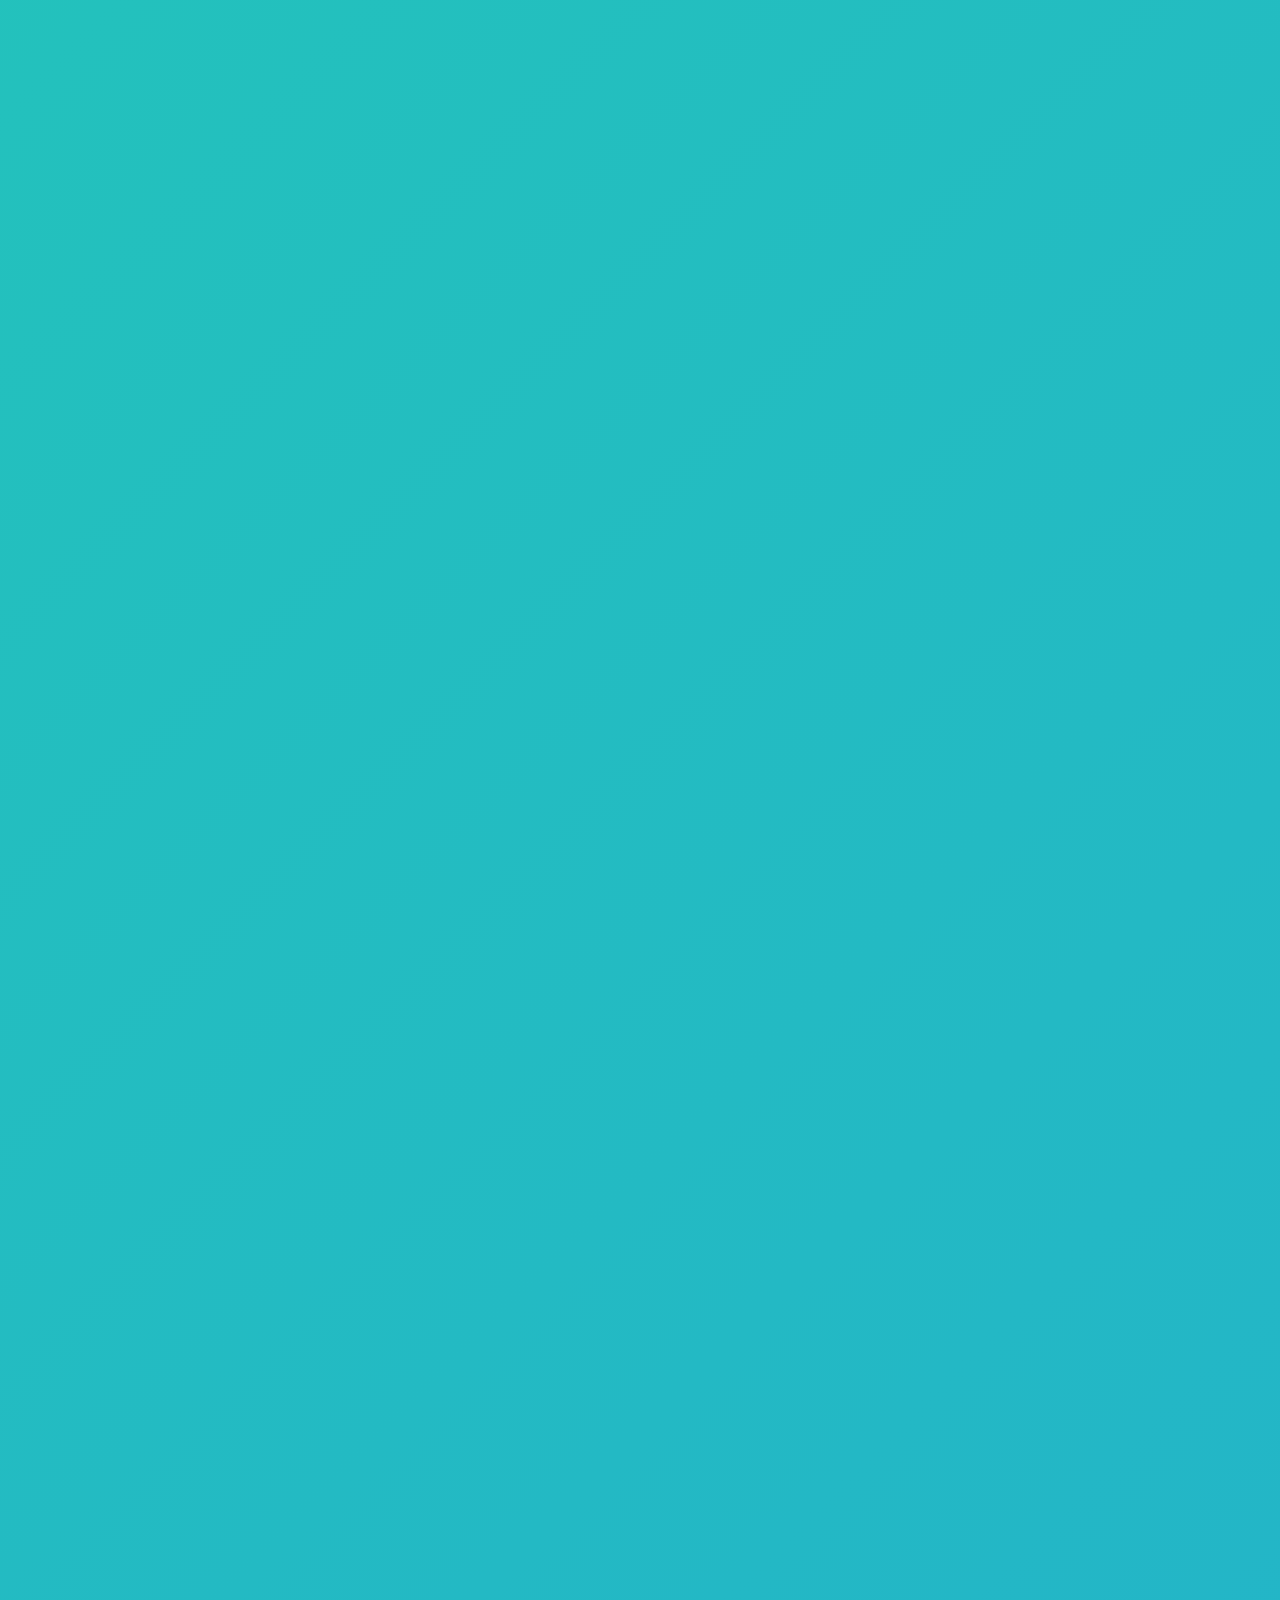
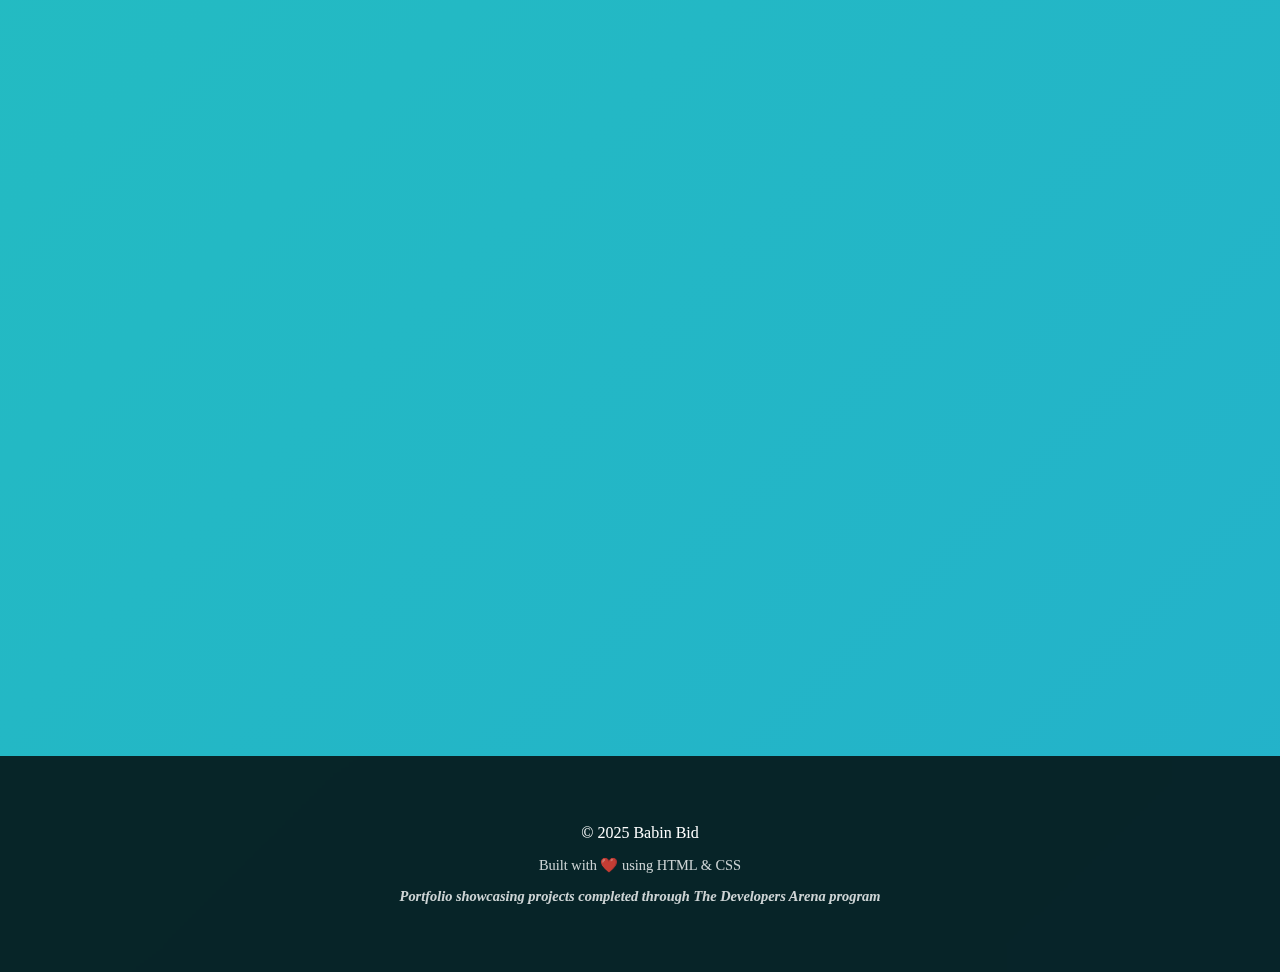
<file: PART_5_6/portfolio/index.html>
<!DOCTYPE html>
<html lang="en">

<head>
    <meta charset="UTF-8">
    <meta name="viewport" content="width=device-width, initial-scale=1.0">
    <title>Babin Bid - Data Science & Machine Learning Portfolio</title>
    <meta name="description"
        content="Portfolio showcasing Data Science and Machine Learning projects completed through The Developers Arena program">
    <link rel="icon" type="image/png" href="https://cdn-icons-png.flaticon.com/128/4051/4051181.png">
    <link rel="stylesheet" href="https://cdnjs.cloudflare.com/ajax/libs/font-awesome/6.4.0/css/all.min.css">
    <link rel="stylesheet" href="style.css">
</head>

<body>
    <!-- Header -->
    <header>
        <nav class="container">
            <div class="logo">Babin Bid</div>
            <ul class="nav-links">
                <li><a href="#about">About</a></li>
                <li><a href="#journey">Journey</a></li>
                <li><a href="#projects">Projects</a></li>
                <li><a href="#skills">Skills</a></li>
                <li><a href="#contact">Contact</a></li>
            </ul>
        </nav>
    </header>

    <!-- Hero Section -->
    <section class="hero">
        <div class="container">
            <h1>Babin Bid</h1>
            <p>Data Science & Machine Learning Enthusiast</p>
            <p style="font-size: 1.1rem; margin-top: 1rem;">Completed comprehensive 6-month journey through The
                Developers Arena program</p>

            <div class="hero-stats">
                <div class="stat">
                    <div class="stat-number">6</div>
                    <div class="stat-label">Months of Learning</div>
                </div>
                <div class="stat">
                    <div class="stat-number">24</div>
                    <div class="stat-label">Weeks of Projects</div>
                </div>
                <div class="stat">
                    <div class="stat-number">5</div>
                    <div class="stat-label">Major Projects</div>
                </div>
                <div class="stat">
                    <div class="stat-number">15+</div>
                    <div class="stat-label">Technologies Mastered</div>
                </div>
            </div>
        </div>
    </section>

    <!-- About Section -->
    <section id="about">
        <div class="container">
            <div class="section-header">
                <h2>About Me</h2>
            </div>
            <div style="max-width: 800px; margin: 0 auto; text-align: center;">
                <p style="font-size: 1.2rem; line-height: 1.8; margin-bottom: 2rem;">
                    Passionate about leveraging data science and machine learning to solve real-world problems.
                    Completed an intensive 6-month program covering Python programming, data analysis, machine learning,
                    deep learning, and full-stack data science project development.
                </p>
                <p style="font-size: 1.1rem; color: #666;">
                    My journey through The Developers Arena has equipped me with hands-on experience in building
                    end-to-end data science solutions, from data collection and preprocessing to model deployment
                    and web application development.
                </p>
            </div>
        </div>
    </section>

    <!-- Journey Timeline -->
    <section id="journey">
        <div class="container">
            <div class="section-header">
                <h2>My Learning Journey</h2>
            </div>

            <div class="timeline">
                <div class="timeline-item left">
                    <div class="timeline-content">
                        <h3>Month 1: Python Basics & Data Manipulation</h3>
                        <p>Mastered Python fundamentals, data structures, NumPy, Pandas, and data visualization with
                            Matplotlib and Seaborn.</p>
                    </div>
                </div>

                <div class="timeline-item right">
                    <div class="timeline-content">
                        <h3>Month 2: Data Analysis & Statistics</h3>
                        <p>Exploratory Data Analysis, statistical testing, hypothesis testing, and introduction to
                            machine learning with scikit-learn.</p>
                    </div>
                </div>

                <div class="timeline-item left">
                    <div class="timeline-content">
                        <h3>Month 3: Advanced Machine Learning</h3>
                        <p>Advanced algorithms (Random Forest, SVM, XGBoost), clustering, unsupervised learning, and
                            neural networks with Keras.</p>
                    </div>
                </div>

                <div class="timeline-item right">
                    <div class="timeline-content">
                        <h3>Month 4: Deep Learning & NLP</h3>
                        <p>Convolutional Neural Networks (CNNs), Recurrent Neural Networks (RNNs), LSTMs, and natural
                            language processing.</p>
                    </div>
                </div>

                <div class="timeline-item left">
                    <div class="timeline-content">
                        <h3>Months 5-6: Final Project & Deployment</h3>
                        <p>End-to-end diabetes prediction project with model deployment, web application development,
                            and portfolio creation.</p>
                    </div>
                </div>
            </div>
        </div>
    </section>

    <!-- Projects Section -->
    <section id="projects">
        <div class="container">
            <div class="section-header">
                <h2>Project Showcase</h2>
            </div>

            <div class="projects-grid">
                <!-- PART 1 -->
                <div class="project-card">
                    <div class="project-header">
                        <i class="fas fa-code project-icon"></i>
                        <h3 class="project-title">PART 1: Python Basics & Data Manipulation</h3>
                    </div>
                    <p class="project-description">
                        Comprehensive foundation in Python programming covering variables, data structures, functions,
                        NumPy arrays, Pandas DataFrames, and data visualization.
                    </p>
                    <div class="project-objectives">
                        <h4>Key Objectives:</h4>
                        <ul class="objectives-list">
                            <li>Python programming fundamentals</li>
                            <li>Data manipulation with NumPy & Pandas</li>
                            <li>Data visualization with Matplotlib & Seaborn</li>
                            <li>Basic scripting and automation</li>
                        </ul>
                    </div>
                    <div class="project-links">
                        <a href="https://github.com/KGFCH2/The-Developers-Arena/tree/main/PART%201"
                            class="btn btn-primary">
                            <i class="fab fa-github"></i> View Code
                        </a>
                    </div>
                </div>

                <!-- PART 2 -->
                <div class="project-card">
                    <div class="project-header">
                        <i class="fas fa-chart-bar project-icon"></i>
                        <h3 class="project-title">PART 2: Data Analysis & Statistics</h3>
                    </div>
                    <p class="project-description">
                        Advanced data analysis techniques including Exploratory Data Analysis (EDA),
                        statistical testing, hypothesis testing, and introduction to machine learning.
                    </p>
                    <div class="project-objectives">
                        <h4>Key Objectives:</h4>
                        <ul class="objectives-list">
                            <li>Exploratory Data Analysis (EDA)</li>
                            <li>Statistical testing and probability</li>
                            <li>Hypothesis testing (t-test, chi-squared)</li>
                            <li>Basic machine learning with scikit-learn</li>
                        </ul>
                    </div>
                    <div class="project-links">
                        <a href="https://github.com/KGFCH2/The-Developers-Arena/tree/main/PART%202"
                            class="btn btn-primary">
                            <i class="fab fa-github"></i> View Code
                        </a>
                    </div>
                </div>

                <!-- PART 3 -->
                <div class="project-card">
                    <div class="project-header">
                        <i class="fas fa-brain project-icon"></i>
                        <h3 class="project-title">PART 3: Advanced Machine Learning</h3>
                    </div>
                    <p class="project-description">
                        Implementation of advanced ML algorithms including ensemble methods, clustering,
                        unsupervised learning, and introduction to deep learning with neural networks.
                    </p>
                    <div class="project-objectives">
                        <h4>Key Objectives:</h4>
                        <ul class="objectives-list">
                            <li>Advanced supervised learning (Random Forest, SVM, XGBoost)</li>
                            <li>Clustering algorithms (K-means, DBSCAN)</li>
                            <li>Dimensionality reduction (PCA, t-SNE)</li>
                            <li>Neural networks with Keras</li>
                        </ul>
                    </div>
                    <div class="project-links">
                        <a href="https://github.com/KGFCH2/The-Developers-Arena/tree/main/PART%203"
                            class="btn btn-primary">
                            <i class="fab fa-github"></i> View Code
                        </a>
                    </div>
                </div>

                <!-- PART 4 -->
                <div class="project-card">
                    <div class="project-header">
                        <i class="fas fa-robot project-icon"></i>
                        <h3 class="project-title">PART 4: Deep Learning & NLP</h3>
                    </div>
                    <p class="project-description">
                        Advanced deep learning implementations including Convolutional Neural Networks (CNNs)
                        for image processing and Recurrent Neural Networks (RNNs) for sequence data.
                    </p>
                    <div class="project-objectives">
                        <h4>Key Objectives:</h4>
                        <ul class="objectives-list">
                            <li>Convolutional Neural Networks (CNNs)</li>
                            <li>Recurrent Neural Networks (RNNs) & LSTMs</li>
                            <li>Image classification projects</li>
                            <li>Time series forecasting</li>
                        </ul>
                    </div>
                    <div class="project-links">
                        <a href="https://github.com/KGFCH2/The-Developers-Arena/tree/main/PART%204"
                            class="btn btn-primary">
                            <i class="fab fa-github"></i> View Code
                        </a>
                    </div>
                </div>

                <!-- PART 5-6 -->
                <div class="project-card">
                    <div class="project-header">
                        <i class="fas fa-rocket project-icon"></i>
                        <h3 class="project-title">PART 5-6: Final Project & Deployment</h3>
                    </div>
                    <p class="project-description">
                        Complete end-to-end data science project: Diabetes Prediction System with machine learning,
                        web deployment, and comprehensive portfolio development. Features intelligent risk assessment
                        with ranges: Low Risk (1-30%), Moderate Risk (31-55%), High Risk (56%+).
                    </p>
                    <div class="project-objectives">
                        <h4>Key Objectives:</h4>
                        <ul class="objectives-list">
                            <li>End-to-end ML project development</li>
                            <li>Model deployment with Streamlit</li>
                            <li>Web application development</li>
                            <li>Professional portfolio creation</li>
                        </ul>
                    </div>
                    <div class="project-links">
                        <a href="https://github.com/KGFCH2/The-Developers-Arena/tree/main/PART_5_6"
                            class="btn btn-primary">
                            <i class="fab fa-github"></i> View Code
                        </a>
                        <a href="https://new-diabetes-prediction.streamlit.app/" class="btn btn-secondary">
                            <i class="fas fa-external-link-alt"></i> Live Demo on Streamlit
                        </a>
                    </div>
                </div>
            </div>
        </div>
    </section>

    <!-- Skills Section -->
    <section id="skills">
        <div class="container">
            <div class="section-header">
                <h2>Technical Skills</h2>
            </div>

            <div class="skills-grid">
                <div class="skill-category">
                    <h3><i class="fas fa-code"></i> Programming Languages</h3>
                    <div class="skill-tags">
                        <span class="skill-tag">Python</span>
                        <span class="skill-tag">SQL</span>
                    </div>
                </div>

                <div class="skill-category">
                    <h3><i class="fas fa-database"></i> Data Science Libraries</h3>
                    <div class="skill-tags">
                        <span class="skill-tag">NumPy</span>
                        <span class="skill-tag">Pandas</span>
                        <span class="skill-tag">Matplotlib</span>
                        <span class="skill-tag">Seaborn</span>
                        <span class="skill-tag">Scikit-learn</span>
                    </div>
                </div>

                <div class="skill-category">
                    <h3><i class="fas fa-brain"></i> Machine Learning</h3>
                    <div class="skill-tags">
                        <span class="skill-tag">Random Forest</span>
                        <span class="skill-tag">SVM</span>
                        <span class="skill-tag">XGBoost</span>
                        <span class="skill-tag">K-means</span>
                        <span class="skill-tag">PCA</span>
                    </div>
                </div>

                <div class="skill-category">
                    <h3><i class="fas fa-robot"></i> Deep Learning</h3>
                    <div class="skill-tags">
                        <span class="skill-tag">TensorFlow</span>
                        <span class="skill-tag">Keras</span>
                        <span class="skill-tag">CNN</span>
                        <span class="skill-tag">RNN</span>
                        <span class="skill-tag">LSTM</span>
                    </div>
                </div>

                <div class="skill-category">
                    <h3><i class="fas fa-chart-line"></i> Data Analysis</h3>
                    <div class="skill-tags">
                        <span class="skill-tag">EDA</span>
                        <span class="skill-tag">Statistics</span>
                        <span class="skill-tag">Hypothesis Testing</span>
                        <span class="skill-tag">A/B Testing</span>
                    </div>
                </div>

                <div class="skill-category">
                    <h3><i class="fas fa-globe"></i> Web Development</h3>
                    <div class="skill-tags">
                        <span class="skill-tag">Streamlit</span>
                        <span class="skill-tag">HTML</span>
                        <span class="skill-tag">CSS</span>
                        <span class="skill-tag">JavaScript</span>
                    </div>
                </div>

                <div class="skill-category">
                    <h3><i class="fas fa-tools"></i> Tools & Platforms</h3>
                    <div class="skill-tags">
                        <span class="skill-tag">Jupyter</span>
                        <span class="fab fa-github"></i> Git</span>
                        <span class="skill-tag">GitHub</span>
                        <span class="skill-tag">Docker</span>
                        <span class="skill-tag">VS Code</span>
                    </div>
                </div>

                <div class="skill-category">
                    <h3><i class="fas fa-cloud"></i> Deployment</h3>
                    <div class="skill-tags">
                        <span class="skill-tag">Heroku</span>
                        <span class="skill-tag">AWS</span>
                        <span class="skill-tag">Streamlit Cloud</span>
                    </div>
                </div>
            </div>
        </div>
    </section>

    <!-- Contact Section -->
    <section id="contact">
        <div class="container">
            <div class="section-header">
                <h2>Get In Touch</h2>
            </div>

            <div class="contact-grid">
                <a href="mailto:babinbid05@gmail.com" class="contact-item">
                    <div class="contact-icon">
                        <i class="fas fa-envelope"></i>
                    </div>
                    <div class="contact-info">
                        <h4>Email</h4>
                        <p>babinbid05@gmail.com</p>
                    </div>
                </a>

                <a href="https://github.com/KGFCH2" target="_blank" class="contact-item">
                    <div class="contact-icon">
                        <i class="fab fa-github"></i>
                    </div>
                    <div class="contact-info">
                        <h4>GitHub</h4>
                        <p>@KGFCH2</p>
                    </div>
                </a>

                <a href="https://www.linkedin.com/in/babin-bid-853728293/" target="_blank" class="contact-item">
                    <div class="contact-icon">
                        <i class="fab fa-linkedin"></i>
                    </div>
                    <div class="contact-info">
                        <h4>LinkedIn</h4>
                        <p>Babin Bid</p>
                    </div>
                </a>

                <div class="contact-item location">
                    <div class="contact-icon">
                        <i class="fas fa-map-marker-alt"></i>
                    </div>
                    <div class="contact-info">
                        <h4>Location</h4>
                        <p>Howrah, West Bengal, India</p>
                        <p>Open to opportunities worldwide</p>
                    </div>
                </div>
            </div>
        </div>
    </section>

    <!-- Footer -->
    <footer>
        <div class="container">
            <p>&copy; 2025 Babin Bid
            <p style="margin-top: 0.5rem; font-size: 0.9rem; opacity: 0.8;">
                Built with ❤️ using HTML & CSS
            <p style="margin-top: 0.5rem; font-size: 0.9rem; opacity: 0.8;">
                <b><i>Portfolio showcasing projects completed through The Developers Arena program</i></b>
            </p>
        </div>
    </footer>

    <script>
        // Smooth scrolling for navigation links
        document.querySelectorAll('a[href^="#"]').forEach(anchor => {
            anchor.addEventListener('click', function (e) {
                e.preventDefault();
                const target = document.querySelector(this.getAttribute('href'));
                if (target) {
                    target.scrollIntoView({
                        behavior: 'smooth',
                        block: 'start'
                    });
                }
            });
        });

        // Add scroll effect to header
        window.addEventListener('scroll', function () {
            const header = document.querySelector('header');
            if (window.scrollY > 100) {
                header.style.background = 'rgba(255, 255, 255, 0.98)';
                header.style.boxShadow = '0 2px 20px rgba(0,0,0,0.1)';
            } else {
                header.style.background = 'rgba(255, 255, 255, 0.95)';
                header.style.boxShadow = '0 2px 20px rgba(0,0,0,0.1)';
            }
        });

        // Add animation to elements on scroll
        const observerOptions = {
            threshold: 0.1,
            rootMargin: '0px 0px -50px 0px'
        };

        const observer = new IntersectionObserver(function (entries) {
            entries.forEach(entry => {
                if (entry.isIntersecting) {
                    entry.target.classList.add('animate-in');
                    observer.unobserve(entry.target); // Only animate once
                }
            });
        }, observerOptions);

        // Elements to animate
        const animatedElements = document.querySelectorAll('.project-card, .timeline-item, .skill-category, .contact-item, section');

        animatedElements.forEach((el, index) => {
            el.style.opacity = '0';
            el.style.transform = 'translateY(30px)';
            el.style.transition = 'opacity 0.6s ease-out, transform 0.6s ease-out';
            // Add slight delay for grid items
            if (el.classList.contains('project-card') || el.classList.contains('skill-category')) {
                el.style.transitionDelay = `${(index % 3) * 0.1}s`;
            }
            observer.observe(el);
        });

        // Add class for CSS to pick up
        document.head.insertAdjacentHTML("beforeend", `<style>
            .animate-in {
                opacity: 1 !important;
                transform: translateY(0) !important;
            }
        </style>`)
    </script>
</body>

</html>
</file>
<file: portfolio/style.css>
* {
    margin: 0;
    padding: 0;
    box-sizing: border-box;
}

:root {
    --primary-color: #0d6efd;
    --secondary-color: #28a745;
    --accent-color: #ff6b6b;
    --light-color: #f8f9fa;
    --dark-color: #212529;
    --text-color: #333;
    --shadow: 0 10px 30px rgba(0, 0, 0, 0.1);
    --shadow-lg: 0 20px 40px rgba(0, 0, 0, 0.15);
}

html {
    scroll-behavior: smooth;
}

body {
    font-family: 'Segoe UI', Tahoma, Geneva, Verdana, sans-serif;
    line-height: 1.6;
    color: var(--text-color);
    background: #fff;
}

.container {
    max-width: 1200px;
    margin: 0 auto;
    padding: 0 20px;
}

/* Navbar */
.navbar {
    background: var(--dark-color);
    color: white;
    padding: 1rem 0;
    position: sticky;
    top: 0;
    z-index: 100;
    box-shadow: var(--shadow);
}

.nav-container {
    display: flex;
    justify-content: space-between;
    align-items: center;
    max-width: 1200px;
    margin: 0 auto;
    padding: 0 20px;
}

.nav-brand {
    font-size: 1.5rem;
    font-weight: bold;
    display: flex;
    align-items: center;
    gap: 10px;
}

.nav-menu {
    display: flex;
    list-style: none;
    gap: 2rem;
}

.nav-link {
    color: white;
    text-decoration: none;
    transition: color 0.3s;
}

.nav-link:hover {
    color: var(--primary-color);
}

/* Hero Section */
.hero-section {
    background: linear-gradient(135deg, var(--primary-color) 0%, #0056b3 100%);
    color: white;
    padding: 80px 20px;
    position: relative;
    overflow: hidden;
}

.hero-section::before {
    content: '';
    position: absolute;
    top: 0;
    left: 0;
    right: 0;
    bottom: 0;
    background: url('data:image/svg+xml,<svg xmlns="http://www.w3.org/2000/svg" viewBox="0 0 1200 600"><rect fill="%23ffffff" opacity="0.05" width="1200" height="600"/></svg>');
    pointer-events: none;
}

.hero-content {
    display: flex;
    justify-content: space-between;
    align-items: center;
    gap: 40px;
    max-width: 1200px;
    margin: 0 auto;
    position: relative;
    z-index: 1;
}

.hero-text {
    flex: 1;
}

.hero-text h1 {
    font-size: 3.5rem;
    margin-bottom: 10px;
    animation: slideInLeft 0.8s ease-out;
}

.hero-text h2 {
    font-size: 1.8rem;
    margin-bottom: 20px;
    opacity: 0.9;
    font-weight: 400;
}

.hero-text p {
    font-size: 1.1rem;
    margin-bottom: 30px;
    opacity: 0.95;
}

.hero-buttons {
    display: flex;
    gap: 15px;
}

.hero-image {
    flex: 1;
    animation: slideInRight 0.8s ease-out;
}

.hero-img {
    width: 100%;
    max-width: 400px;
    border-radius: 15px;
    box-shadow: var(--shadow-lg);
}

@keyframes slideInLeft {
    from {
        opacity: 0;
        transform: translateX(-50px);
    }

    to {
        opacity: 1;
        transform: translateX(0);
    }
}

@keyframes slideInRight {
    from {
        opacity: 0;
        transform: translateX(50px);
    }

    to {
        opacity: 1;
        transform: translateX(0);
    }
}

/* Buttons */
.btn {
    display: inline-block;
    padding: 12px 30px;
    border-radius: 8px;
    text-decoration: none;
    font-weight: 600;
    transition: all 0.3s ease;
    cursor: pointer;
    border: none;
    font-size: 1rem;
}

.btn-primary {
    background: var(--secondary-color);
    color: white;
    box-shadow: 0 4px 15px rgba(40, 167, 69, 0.3);
}

.btn-primary:hover {
    background: #218838;
    transform: translateY(-2px);
    box-shadow: 0 6px 20px rgba(40, 167, 69, 0.4);
}

.btn-secondary {
    background: transparent;
    color: white;
    border: 2px solid white;
}

.btn-secondary:hover {
    background: rgba(255, 255, 255, 0.1);
    transform: translateY(-2px);
}

/* Sections */
.section {
    padding: 80px 0;
}

.section.bg-light {
    background: var(--light-color);
}

.section-title {
    font-size: 2.5rem;
    font-weight: bold;
    text-align: center;
    margin-bottom: 10px;
    color: var(--dark-color);
}

.section-subtitle {
    text-align: center;
    color: #666;
    font-size: 1.1rem;
    margin-bottom: 50px;
}

/* Features Grid */
.features-grid {
    display: grid;
    grid-template-columns: repeat(auto-fit, minmax(250px, 1fr));
    gap: 30px;
    margin-bottom: 50px;
}

.feature-card {
    background: white;
    padding: 40px 30px;
    border-radius: 12px;
    text-align: center;
    box-shadow: var(--shadow);
    transition: all 0.3s ease;
}

.feature-card:hover {
    transform: translateY(-10px);
    box-shadow: var(--shadow-lg);
}

.feature-icon {
    font-size: 3rem;
    margin-bottom: 15px;
}

.feature-card h3 {
    font-size: 1.3rem;
    margin-bottom: 10px;
    color: var(--primary-color);
}

.feature-card p {
    color: #666;
}

.overview-text {
    background: var(--light-color);
    padding: 30px;
    border-radius: 12px;
    border-left: 5px solid var(--primary-color);
    font-size: 1.05rem;
    line-height: 1.8;
}

/* Dataset Section */
.dataset-info {
    display: grid;
    grid-template-columns: 1fr 1fr;
    gap: 30px;
    margin-bottom: 40px;
}

.info-box {
    background: white;
    padding: 30px;
    border-radius: 12px;
    box-shadow: var(--shadow);
}

.info-box h3 {
    color: var(--primary-color);
    margin-bottom: 20px;
    font-size: 1.3rem;
}

.stats-list {
    list-style: none;
}

.stats-list li {
    padding: 10px 0;
    border-bottom: 1px solid #eee;
}

.stats-list li:last-child {
    border-bottom: none;
}

.stats-list strong {
    color: var(--primary-color);
}

/* Preprocessing Box */
.preprocessing-box {
    background: var(--light-color);
    padding: 40px;
    border-radius: 12px;
    margin-top: 40px;
}

.preprocessing-box h3 {
    color: var(--primary-color);
    margin-bottom: 30px;
    font-size: 1.4rem;
}

.preprocessing-steps {
    display: grid;
    grid-template-columns: repeat(auto-fit, minmax(250px, 1fr));
    gap: 25px;
}

.step {
    display: flex;
    gap: 20px;
    background: white;
    padding: 20px;
    border-radius: 10px;
    box-shadow: var(--shadow);
}

.step-number {
    background: var(--primary-color);
    color: white;
    width: 50px;
    height: 50px;
    border-radius: 50%;
    display: flex;
    align-items: center;
    justify-content: center;
    font-weight: bold;
    font-size: 1.5rem;
    flex-shrink: 0;
}

.step-text h4 {
    color: var(--primary-color);
    margin-bottom: 5px;
}

.step-text p {
    color: #666;
    font-size: 0.95rem;
}

/* Results Grid */
.results-grid {
    display: grid;
    grid-template-columns: repeat(auto-fit, minmax(200px, 1fr));
    gap: 25px;
    margin-bottom: 50px;
}

.result-card {
    background: linear-gradient(135deg, var(--primary-color) 0%, #0056b3 100%);
    color: white;
    padding: 30px;
    border-radius: 12px;
    text-align: center;
    box-shadow: var(--shadow);
    transition: all 0.3s ease;
}

.result-card:hover {
    transform: translateY(-5px);
    box-shadow: var(--shadow-lg);
}

.result-icon {
    font-size: 2.5rem;
    margin-bottom: 15px;
}

.result-value {
    font-size: 2rem;
    font-weight: bold;
    margin-bottom: 10px;
}

.result-label {
    font-size: 0.95rem;
    opacity: 0.9;
}

/* Model Details */
.model-details {
    display: grid;
    grid-template-columns: 1fr 1fr;
    gap: 30px;
}

.detail-section {
    background: white;
    padding: 30px;
    border-radius: 12px;
    box-shadow: var(--shadow);
}

.detail-section h3 {
    color: var(--primary-color);
    margin-bottom: 20px;
    font-size: 1.2rem;
}

.config-list {
    list-style: none;
}

.config-list li {
    padding: 12px 0;
    border-bottom: 1px solid #eee;
    display: flex;
    align-items: center;
}

.config-list li:last-child {
    border-bottom: none;
}

.config-list strong {
    color: var(--primary-color);
    min-width: 150px;
}

/* Visualizations Grid */
.visualizations-grid {
    display: grid;
    grid-template-columns: repeat(auto-fit, minmax(280px, 1fr));
    gap: 30px;
    margin-bottom: 50px;
}

.viz-card {
    background: white;
    padding: 30px;
    border-radius: 12px;
    box-shadow: var(--shadow);
    transition: all 0.3s ease;
    border-top: 4px solid var(--primary-color);
}

.viz-card:hover {
    transform: translateY(-10px);
    box-shadow: var(--shadow-lg);
}

.viz-icon {
    font-size: 2.5rem;
    margin-bottom: 15px;
}

.viz-card h3 {
    color: var(--primary-color);
    margin-bottom: 10px;
}

.viz-card p {
    color: #666;
    margin-bottom: 15px;
}

.viz-file {
    display: inline-block;
    background: var(--light-color);
    padding: 8px 12px;
    border-radius: 6px;
    font-size: 0.85rem;
    color: var(--primary-color);
    font-weight: 600;
}

.visualization-specs {
    background: white;
    padding: 30px;
    border-radius: 12px;
    box-shadow: var(--shadow);
    margin-top: 30px;
}

.visualization-specs h3 {
    color: var(--primary-color);
    margin-bottom: 20px;
}

.specs-grid {
    display: grid;
    grid-template-columns: repeat(auto-fit, minmax(200px, 1fr));
    gap: 20px;
}

.spec-item {
    background: var(--light-color);
    padding: 15px;
    border-radius: 8px;
    text-align: center;
}

/* Deployment Grid */
.deployment-grid {
    display: grid;
    grid-template-columns: repeat(auto-fit, minmax(250px, 1fr));
    gap: 30px;
    margin-bottom: 50px;
}

.deployment-card {
    background: white;
    padding: 30px;
    border-radius: 12px;
    box-shadow: var(--shadow);
    text-align: center;
    transition: all 0.3s ease;
}

.deployment-card:hover {
    transform: translateY(-10px);
    box-shadow: var(--shadow-lg);
}

.deploy-icon {
    font-size: 2.5rem;
    margin-bottom: 15px;
}

.deployment-card h3 {
    color: var(--primary-color);
    margin-bottom: 10px;
}

.deployment-card p {
    color: #666;
    margin-bottom: 10px;
}

code {
    background: var(--light-color);
    padding: 8px 12px;
    border-radius: 6px;
    font-family: 'Courier New', monospace;
    color: var(--primary-color);
    font-weight: 600;
}

.deploy-command {
    background: var(--light-color);
    padding: 10px;
    border-radius: 6px;
    margin: 10px 0;
    font-family: 'Courier New', monospace;
    color: var(--primary-color);
}

.deploy-status {
    font-weight: bold;
    color: var(--secondary-color);
    margin-top: 10px;
}

/* Try Now Section */
.try-now {
    background: linear-gradient(135deg, var(--primary-color) 0%, #0056b3 100%);
    color: white;
    padding: 40px;
    border-radius: 12px;
    margin-top: 30px;
    text-align: center;
}

.try-now h3 {
    font-size: 1.5rem;
    margin-bottom: 10px;
}

.try-now p {
    margin-bottom: 20px;
    opacity: 0.9;
}

.input-example {
    display: flex;
    flex-wrap: wrap;
    gap: 10px;
    justify-content: center;
    align-items: center;
}

.input-example input {
    padding: 10px 15px;
    border: none;
    border-radius: 6px;
    width: 150px;
}

.input-example button {
    background: var(--secondary-color);
}

/* Tech Stack */
.tech-stack {
    display: grid;
    grid-template-columns: repeat(auto-fit, minmax(250px, 1fr));
    gap: 40px;
    margin-top: 40px;
}

.tech-column h3 {
    color: var(--primary-color);
    margin-bottom: 20px;
    font-size: 1.3rem;
}

.tech-column ul {
    list-style: none;
}

.tech-column li {
    padding: 10px 0;
    color: #666;
}

.tech-column i {
    color: var(--secondary-color);
    margin-right: 10px;
}

/* Links Grid */
.links-grid {
    display: grid;
    grid-template-columns: repeat(auto-fit, minmax(250px, 1fr));
    gap: 30px;
    margin-top: 40px;
}

.link-card {
    background: white;
    padding: 30px;
    border-radius: 12px;
    box-shadow: var(--shadow);
    text-decoration: none;
    color: var(--text-color);
    text-align: center;
    transition: all 0.3s ease;
    border-top: 4px solid transparent;
}

.link-card:hover {
    transform: translateY(-10px);
    box-shadow: var(--shadow-lg);
    border-top-color: var(--primary-color);
}

.link-card i {
    font-size: 2.5rem;
    color: var(--primary-color);
    margin-bottom: 15px;
}

.link-card h3 {
    margin-bottom: 10px;
    color: var(--primary-color);
}

.link-card p {
    color: #666;
    font-size: 0.95rem;
}

/* About Section */
.about-content {
    display: grid;
    grid-template-columns: 1fr 1fr;
    gap: 40px;
    align-items: center;
}

.about-text {
    background: white;
    padding: 30px;
    border-radius: 12px;
    box-shadow: var(--shadow);
}

.about-text p {
    margin-bottom: 20px;
    line-height: 1.8;
}

.about-skills {
    list-style: none;
    margin: 20px 0;
}

.about-skills li {
    padding: 8px 0;
    color: #666;
}

.about-stats {
    display: grid;
    grid-template-columns: repeat(2, 1fr);
    gap: 20px;
}

.stat-box {
    background: linear-gradient(135deg, var(--primary-color) 0%, #0056b3 100%);
    color: white;
    padding: 30px;
    border-radius: 12px;
    text-align: center;
    box-shadow: var(--shadow);
}

.stat-number {
    font-size: 2.5rem;
    font-weight: bold;
    margin-bottom: 10px;
}

.stat-label {
    opacity: 0.9;
}

/* Footer */
.footer {
    background: var(--dark-color);
    color: #ccc;
    padding: 60px 0 20px;
    margin-top: 80px;
}

.footer-content {
    display: grid;
    grid-template-columns: repeat(auto-fit, minmax(250px, 1fr));
    gap: 40px;
    margin-bottom: 40px;
}

.footer-section h4 {
    color: white;
    margin-bottom: 20px;
    font-size: 1.1rem;
}

.footer-section ul {
    list-style: none;
}

.footer-section li {
    padding: 8px 0;
}

.footer-section a {
    color: #ccc;
    text-decoration: none;
    transition: color 0.3s;
}

.footer-section a:hover {
    color: var(--primary-color);
}

.footer-bottom {
    border-top: 1px solid #444;
    padding-top: 20px;
    text-align: center;
}

.footer-bottom p {
    margin: 5px 0;
    color: #999;
}

/* Responsive */
@media (max-width: 768px) {
    .hero-content {
        flex-direction: column;
        text-align: center;
    }

    .hero-text h1 {
        font-size: 2rem;
    }

    .hero-text h2 {
        font-size: 1.3rem;
    }

    .hero-buttons {
        justify-content: center;
    }

    .nav-menu {
        flex-direction: column;
        gap: 1rem;
    }

    .dataset-info {
        grid-template-columns: 1fr;
    }

    .model-details {
        grid-template-columns: 1fr;
    }

    .about-content {
        grid-template-columns: 1fr;
    }

    .about-stats {
        grid-template-columns: 1fr;
    }

    .section-title {
        font-size: 2rem;
    }
}
</file>
<file: PART 5 - 6/portfolio/style.css>
* {
    margin: 0;
    padding: 0;
    box-sizing: border-box;
}

:root {
    --primary-color: #0d6efd;
    --secondary-color: #28a745;
    --accent-color: #ff6b6b;
    --light-color: #f8f9fa;
    --dark-color: #212529;
    --text-color: #333;
    --shadow: 0 10px 30px rgba(0, 0, 0, 0.1);
    --shadow-lg: 0 20px 40px rgba(0, 0, 0, 0.15);
}

html {
    scroll-behavior: smooth;
}

body {
    font-family: 'Segoe UI', Tahoma, Geneva, Verdana, sans-serif;
    line-height: 1.6;
    color: var(--text-color);
    background: #fff;
}

.container {
    max-width: 1200px;
    margin: 0 auto;
    padding: 0 20px;
}

/* Navbar */
.navbar {
    background: var(--dark-color);
    color: white;
    padding: 1rem 0;
    position: sticky;
    top: 0;
    z-index: 100;
    box-shadow: var(--shadow);
}

.nav-container {
    display: flex;
    justify-content: space-between;
    align-items: center;
    max-width: 1200px;
    margin: 0 auto;
    padding: 0 20px;
}

.nav-brand {
    font-size: 1.5rem;
    font-weight: bold;
    display: flex;
    align-items: center;
    gap: 10px;
}

.nav-menu {
    display: flex;
    list-style: none;
    gap: 2rem;
}

.nav-link {
    color: white;
    text-decoration: none;
    transition: color 0.3s;
}

.nav-link:hover {
    color: var(--primary-color);
}

/* Hero Section */
.hero-section {
    background: linear-gradient(135deg, var(--primary-color) 0%, #0056b3 100%);
    color: white;
    padding: 80px 20px;
    position: relative;
    overflow: hidden;
}

.hero-section::before {
    content: '';
    position: absolute;
    top: 0;
    left: 0;
    right: 0;
    bottom: 0;
    background: url('data:image/svg+xml,<svg xmlns="http://www.w3.org/2000/svg" viewBox="0 0 1200 600"><rect fill="%23ffffff" opacity="0.05" width="1200" height="600"/></svg>');
    pointer-events: none;
}

.hero-content {
    display: flex;
    justify-content: space-between;
    align-items: center;
    gap: 40px;
    max-width: 1200px;
    margin: 0 auto;
    position: relative;
    z-index: 1;
}

.hero-text {
    flex: 1;
}

.hero-text h1 {
    font-size: 3.5rem;
    margin-bottom: 10px;
    animation: slideInLeft 0.8s ease-out;
}

.hero-text h2 {
    font-size: 1.8rem;
    margin-bottom: 20px;
    opacity: 0.9;
    font-weight: 400;
}

.hero-text p {
    font-size: 1.1rem;
    margin-bottom: 30px;
    opacity: 0.95;
}

.hero-buttons {
    display: flex;
    gap: 15px;
}

.hero-image {
    flex: 1;
    animation: slideInRight 0.8s ease-out;
}

.hero-img {
    width: 100%;
    max-width: 400px;
    border-radius: 15px;
    box-shadow: var(--shadow-lg);
}

@keyframes slideInLeft {
    from {
        opacity: 0;
        transform: translateX(-50px);
    }

    to {
        opacity: 1;
        transform: translateX(0);
    }
}

@keyframes slideInRight {
    from {
        opacity: 0;
        transform: translateX(50px);
    }

    to {
        opacity: 1;
        transform: translateX(0);
    }
}

/* Buttons */
.btn {
    display: inline-block;
    padding: 12px 30px;
    border-radius: 8px;
    text-decoration: none;
    font-weight: 600;
    transition: all 0.3s ease;
    cursor: pointer;
    border: none;
    font-size: 1rem;
}

.btn-primary {
    background: var(--secondary-color);
    color: white;
    box-shadow: 0 4px 15px rgba(40, 167, 69, 0.3);
}

.btn-primary:hover {
    background: #218838;
    transform: translateY(-2px);
    box-shadow: 0 6px 20px rgba(40, 167, 69, 0.4);
}

.btn-secondary {
    background: transparent;
    color: white;
    border: 2px solid white;
}

.btn-secondary:hover {
    background: rgba(255, 255, 255, 0.1);
    transform: translateY(-2px);
}

/* Sections */
.section {
    padding: 80px 0;
}

.section.bg-light {
    background: var(--light-color);
}

.section-title {
    font-size: 2.5rem;
    font-weight: bold;
    text-align: center;
    margin-bottom: 10px;
    color: var(--dark-color);
}

.section-subtitle {
    text-align: center;
    color: #666;
    font-size: 1.1rem;
    margin-bottom: 50px;
}

/* Features Grid */
.features-grid {
    display: grid;
    grid-template-columns: repeat(auto-fit, minmax(250px, 1fr));
    gap: 30px;
    margin-bottom: 50px;
}

.feature-card {
    background: white;
    padding: 40px 30px;
    border-radius: 12px;
    text-align: center;
    box-shadow: var(--shadow);
    transition: all 0.3s ease;
}

.feature-card:hover {
    transform: translateY(-10px);
    box-shadow: var(--shadow-lg);
}

.feature-icon {
    font-size: 3rem;
    margin-bottom: 15px;
}

.feature-card h3 {
    font-size: 1.3rem;
    margin-bottom: 10px;
    color: var(--primary-color);
}

.feature-card p {
    color: #666;
}

.overview-text {
    background: var(--light-color);
    padding: 30px;
    border-radius: 12px;
    border-left: 5px solid var(--primary-color);
    font-size: 1.05rem;
    line-height: 1.8;
}

/* Dataset Section */
.dataset-info {
    display: grid;
    grid-template-columns: 1fr 1fr;
    gap: 30px;
    margin-bottom: 40px;
}

.info-box {
    background: white;
    padding: 30px;
    border-radius: 12px;
    box-shadow: var(--shadow);
}

.info-box h3 {
    color: var(--primary-color);
    margin-bottom: 20px;
    font-size: 1.3rem;
}

.stats-list {
    list-style: none;
}

.stats-list li {
    padding: 10px 0;
    border-bottom: 1px solid #eee;
}

.stats-list li:last-child {
    border-bottom: none;
}

.stats-list strong {
    color: var(--primary-color);
}

/* Preprocessing Box */
.preprocessing-box {
    background: var(--light-color);
    padding: 40px;
    border-radius: 12px;
    margin-top: 40px;
}

.preprocessing-box h3 {
    color: var(--primary-color);
    margin-bottom: 30px;
    font-size: 1.4rem;
}

.preprocessing-steps {
    display: grid;
    grid-template-columns: repeat(auto-fit, minmax(250px, 1fr));
    gap: 25px;
}

.step {
    display: flex;
    gap: 20px;
    background: white;
    padding: 20px;
    border-radius: 10px;
    box-shadow: var(--shadow);
}

.step-number {
    background: var(--primary-color);
    color: white;
    width: 50px;
    height: 50px;
    border-radius: 50%;
    display: flex;
    align-items: center;
    justify-content: center;
    font-weight: bold;
    font-size: 1.5rem;
    flex-shrink: 0;
}

.step-text h4 {
    color: var(--primary-color);
    margin-bottom: 5px;
}

.step-text p {
    color: #666;
    font-size: 0.95rem;
}

/* Results Grid */
.results-grid {
    display: grid;
    grid-template-columns: repeat(auto-fit, minmax(200px, 1fr));
    gap: 25px;
    margin-bottom: 50px;
}

.result-card {
    background: linear-gradient(135deg, var(--primary-color) 0%, #0056b3 100%);
    color: white;
    padding: 30px;
    border-radius: 12px;
    text-align: center;
    box-shadow: var(--shadow);
    transition: all 0.3s ease;
}

.result-card:hover {
    transform: translateY(-5px);
    box-shadow: var(--shadow-lg);
}

.result-icon {
    font-size: 2.5rem;
    margin-bottom: 15px;
}

.result-value {
    font-size: 2rem;
    font-weight: bold;
    margin-bottom: 10px;
}

.result-label {
    font-size: 0.95rem;
    opacity: 0.9;
}

/* Model Details */
.model-details {
    display: grid;
    grid-template-columns: 1fr 1fr;
    gap: 30px;
}

.detail-section {
    background: white;
    padding: 30px;
    border-radius: 12px;
    box-shadow: var(--shadow);
}

.detail-section h3 {
    color: var(--primary-color);
    margin-bottom: 20px;
    font-size: 1.2rem;
}

.config-list {
    list-style: none;
}

.config-list li {
    padding: 12px 0;
    border-bottom: 1px solid #eee;
    display: flex;
    align-items: center;
}

.config-list li:last-child {
    border-bottom: none;
}

.config-list strong {
    color: var(--primary-color);
    min-width: 150px;
}

/* Visualizations Grid */
.visualizations-grid {
    display: grid;
    grid-template-columns: repeat(auto-fit, minmax(280px, 1fr));
    gap: 30px;
    margin-bottom: 50px;
}

.viz-card {
    background: white;
    padding: 30px;
    border-radius: 12px;
    box-shadow: var(--shadow);
    transition: all 0.3s ease;
    border-top: 4px solid var(--primary-color);
}

.viz-card:hover {
    transform: translateY(-10px);
    box-shadow: var(--shadow-lg);
}

.viz-icon {
    font-size: 2.5rem;
    margin-bottom: 15px;
}

.viz-card h3 {
    color: var(--primary-color);
    margin-bottom: 10px;
}

.viz-card p {
    color: #666;
    margin-bottom: 15px;
}

.viz-file {
    display: inline-block;
    background: var(--light-color);
    padding: 8px 12px;
    border-radius: 6px;
    font-size: 0.85rem;
    color: var(--primary-color);
    font-weight: 600;
}

.visualization-specs {
    background: white;
    padding: 30px;
    border-radius: 12px;
    box-shadow: var(--shadow);
    margin-top: 30px;
}

.visualization-specs h3 {
    color: var(--primary-color);
    margin-bottom: 20px;
}

.specs-grid {
    display: grid;
    grid-template-columns: repeat(auto-fit, minmax(200px, 1fr));
    gap: 20px;
}

.spec-item {
    background: var(--light-color);
    padding: 15px;
    border-radius: 8px;
    text-align: center;
}

/* Deployment Grid */
.deployment-grid {
    display: grid;
    grid-template-columns: repeat(auto-fit, minmax(250px, 1fr));
    gap: 30px;
    margin-bottom: 50px;
}

.deployment-card {
    background: white;
    padding: 30px;
    border-radius: 12px;
    box-shadow: var(--shadow);
    text-align: center;
    transition: all 0.3s ease;
}

.deployment-card:hover {
    transform: translateY(-10px);
    box-shadow: var(--shadow-lg);
}

.deploy-icon {
    font-size: 2.5rem;
    margin-bottom: 15px;
}

.deployment-card h3 {
    color: var(--primary-color);
    margin-bottom: 10px;
}

.deployment-card p {
    color: #666;
    margin-bottom: 10px;
}

code {
    background: var(--light-color);
    padding: 8px 12px;
    border-radius: 6px;
    font-family: 'Courier New', monospace;
    color: var(--primary-color);
    font-weight: 600;
}

.deploy-command {
    background: var(--light-color);
    padding: 10px;
    border-radius: 6px;
    margin: 10px 0;
    font-family: 'Courier New', monospace;
    color: var(--primary-color);
}

.deploy-status {
    font-weight: bold;
    color: var(--secondary-color);
    margin-top: 10px;
}

/* Try Now Section */
.try-now {
    background: linear-gradient(135deg, var(--primary-color) 0%, #0056b3 100%);
    color: white;
    padding: 40px;
    border-radius: 12px;
    margin-top: 30px;
    text-align: center;
}

.try-now h3 {
    font-size: 1.5rem;
    margin-bottom: 10px;
}

.try-now p {
    margin-bottom: 20px;
    opacity: 0.9;
}

.input-example {
    display: flex;
    flex-wrap: wrap;
    gap: 10px;
    justify-content: center;
    align-items: center;
}

.input-example input {
    padding: 10px 15px;
    border: none;
    border-radius: 6px;
    width: 150px;
}

.input-example button {
    background: var(--secondary-color);
}

/* Tech Stack */
.tech-stack {
    display: grid;
    grid-template-columns: repeat(auto-fit, minmax(250px, 1fr));
    gap: 40px;
    margin-top: 40px;
}

.tech-column h3 {
    color: var(--primary-color);
    margin-bottom: 20px;
    font-size: 1.3rem;
}

.tech-column ul {
    list-style: none;
}

.tech-column li {
    padding: 10px 0;
    color: #666;
}

.tech-column i {
    color: var(--secondary-color);
    margin-right: 10px;
}

/* Links Grid */
.links-grid {
    display: grid;
    grid-template-columns: repeat(auto-fit, minmax(250px, 1fr));
    gap: 30px;
    margin-top: 40px;
}

.link-card {
    background: white;
    padding: 30px;
    border-radius: 12px;
    box-shadow: var(--shadow);
    text-decoration: none;
    color: var(--text-color);
    text-align: center;
    transition: all 0.3s ease;
    border-top: 4px solid transparent;
}

.link-card:hover {
    transform: translateY(-10px);
    box-shadow: var(--shadow-lg);
    border-top-color: var(--primary-color);
}

.link-card i {
    font-size: 2.5rem;
    color: var(--primary-color);
    margin-bottom: 15px;
}

.link-card h3 {
    margin-bottom: 10px;
    color: var(--primary-color);
}

.link-card p {
    color: #666;
    font-size: 0.95rem;
}

/* About Section */
.about-content {
    display: grid;
    grid-template-columns: 1fr 1fr;
    gap: 40px;
    align-items: center;
}

.about-text {
    background: white;
    padding: 30px;
    border-radius: 12px;
    box-shadow: var(--shadow);
}

.about-text p {
    margin-bottom: 20px;
    line-height: 1.8;
}

.about-skills {
    list-style: none;
    margin: 20px 0;
}

.about-skills li {
    padding: 8px 0;
    color: #666;
}

.about-stats {
    display: grid;
    grid-template-columns: repeat(2, 1fr);
    gap: 20px;
}

.stat-box {
    background: linear-gradient(135deg, var(--primary-color) 0%, #0056b3 100%);
    color: white;
    padding: 30px;
    border-radius: 12px;
    text-align: center;
    box-shadow: var(--shadow);
}

.stat-number {
    font-size: 2.5rem;
    font-weight: bold;
    margin-bottom: 10px;
}

.stat-label {
    opacity: 0.9;
}

/* Footer */
.footer {
    background: var(--dark-color);
    color: #ccc;
    padding: 60px 0 20px;
    margin-top: 80px;
}

.footer-content {
    display: grid;
    grid-template-columns: repeat(auto-fit, minmax(250px, 1fr));
    gap: 40px;
    margin-bottom: 40px;
}

.footer-section h4 {
    color: white;
    margin-bottom: 20px;
    font-size: 1.1rem;
}

.footer-section ul {
    list-style: none;
}

.footer-section li {
    padding: 8px 0;
}

.footer-section a {
    color: #ccc;
    text-decoration: none;
    transition: color 0.3s;
}

.footer-section a:hover {
    color: var(--primary-color);
}

.footer-bottom {
    border-top: 1px solid #444;
    padding-top: 20px;
    text-align: center;
}

.footer-bottom p {
    margin: 5px 0;
    color: #999;
}

/* Responsive */
@media (max-width: 768px) {
    .hero-content {
        flex-direction: column;
        text-align: center;
    }

    .hero-text h1 {
        font-size: 2rem;
    }

    .hero-text h2 {
        font-size: 1.3rem;
    }

    .hero-buttons {
        justify-content: center;
    }

    .nav-menu {
        flex-direction: column;
        gap: 1rem;
    }

    .dataset-info {
        grid-template-columns: 1fr;
    }

    .model-details {
        grid-template-columns: 1fr;
    }

    .about-content {
        grid-template-columns: 1fr;
    }

    .about-stats {
        grid-template-columns: 1fr;
    }

    .section-title {
        font-size: 2rem;
    }

    .slideshow-container {
        max-width: 100%;
    }

    .slide img {
        height: 250px;
    }

    .slide-caption h3 {
        font-size: 1.2rem;
    }

    .slide-arrow {
        width: 40px;
        height: 40px;
        font-size: 1rem;
    }
}

/* ============================================
   DIABETES SLIDESHOW STYLES
   ============================================ */

.slideshow-section {
    background: linear-gradient(135deg, #1a1a2e 0%, #16213e 50%, #0f3460 100%);
    padding: 80px 20px;
    color: white;
}

.slideshow-section .section-title {
    color: white;
    text-shadow: 2px 2px 4px rgba(0, 0, 0, 0.3);
}

.slideshow-section .section-subtitle {
    color: rgba(255, 255, 255, 0.8);
    margin-bottom: 40px;
}

.slideshow-container {
    position: relative;
    max-width: 900px;
    margin: 0 auto;
    border-radius: 20px;
    overflow: hidden;
    box-shadow: 0 25px 50px rgba(0, 0, 0, 0.4);
    background: #000;
}

.slide {
    display: none;
    position: relative;
    animation: fadeIn 0.8s ease-in-out;
}

.slide.active {
    display: block;
}

.slide img {
    width: 100%;
    height: 450px;
    object-fit: cover;
    filter: brightness(0.85);
    transition: filter 0.3s ease;
}

.slide:hover img {
    filter: brightness(1);
}

.slide-caption {
    position: absolute;
    bottom: 0;
    left: 0;
    right: 0;
    background: linear-gradient(transparent, rgba(0, 0, 0, 0.9));
    padding: 60px 30px 30px;
    text-align: center;
}

.slide-caption h3 {
    font-size: 1.8rem;
    margin-bottom: 10px;
    color: #fff;
    text-shadow: 2px 2px 4px rgba(0, 0, 0, 0.5);
}

.slide-caption p {
    font-size: 1.1rem;
    color: rgba(255, 255, 255, 0.9);
    max-width: 600px;
    margin: 0 auto;
}

/* Navigation Arrows */
.slide-arrow {
    position: absolute;
    top: 50%;
    transform: translateY(-50%);
    background: rgba(255, 255, 255, 0.2);
    color: white;
    border: none;
    width: 50px;
    height: 50px;
    border-radius: 50%;
    cursor: pointer;
    font-size: 1.2rem;
    transition: all 0.3s ease;
    backdrop-filter: blur(5px);
    z-index: 10;
}

.slide-arrow:hover {
    background: rgba(255, 255, 255, 0.4);
    transform: translateY(-50%) scale(1.1);
}

.slide-arrow.prev {
    left: 20px;
}

.slide-arrow.next {
    right: 20px;
}

/* Slide Indicators */
.slide-indicators {
    display: flex;
    justify-content: center;
    gap: 12px;
    margin-top: 25px;
}

.indicator {
    width: 12px;
    height: 12px;
    border-radius: 50%;
    background: rgba(255, 255, 255, 0.3);
    cursor: pointer;
    transition: all 0.3s ease;
    border: 2px solid transparent;
}

.indicator:hover {
    background: rgba(255, 255, 255, 0.5);
    transform: scale(1.2);
}

.indicator.active {
    background: var(--primary-color);
    border-color: white;
    transform: scale(1.3);
}

/* Slideshow Controls */
.slideshow-controls {
    display: flex;
    justify-content: center;
    margin-top: 20px;
}

.control-btn {
    background: linear-gradient(135deg, var(--primary-color), #0056b3);
    color: white;
    border: none;
    padding: 12px 25px;
    border-radius: 30px;
    cursor: pointer;
    font-size: 1rem;
    display: flex;
    align-items: center;
    gap: 8px;
    transition: all 0.3s ease;
    box-shadow: 0 5px 15px rgba(13, 110, 253, 0.4);
}

.control-btn:hover {
    transform: translateY(-2px);
    box-shadow: 0 8px 25px rgba(13, 110, 253, 0.5);
}

/* Fade Animation */
@keyframes fadeIn {
    from {
        opacity: 0;
        transform: scale(1.02);
    }

    to {
        opacity: 1;
        transform: scale(1);
    }
}

/* Progress Bar */
.slide-progress {
    position: absolute;
    bottom: 0;
    left: 0;
    height: 4px;
    background: linear-gradient(90deg, var(--primary-color), var(--secondary-color));
    width: 0%;
    transition: width 0.1s linear;
}
</file>
<file: PART_5_6/portfolio/style.css>
* {
    margin: 0;
    padding: 0;
    box-sizing: border-box;
}

:root {
    --primary-color: #0d6efd;
    --secondary-color: #28a745;
    --accent-color: #ff6b6b;
    --light-color: #f8f9fa;
    --dark-color: #212529;
    --text-color: #333;
    --shadow: 0 10px 30px rgba(0, 0, 0, 0.1);
    --shadow-lg: 0 20px 40px rgba(0, 0, 0, 0.15);
}

html {
    scroll-behavior: smooth;
}

body {
    font-family: 'Segoe UI', Tahoma, Geneva, Verdana, sans-serif;
    line-height: 1.6;
    color: var(--text-color);
    background: #fff;
}

.container {
    max-width: 1200px;
    margin: 0 auto;
    padding: 0 20px;
}

/* Navbar */
.navbar {
    background: var(--dark-color);
    color: white;
    padding: 1rem 0;
    position: sticky;
    top: 0;
    z-index: 100;
    box-shadow: var(--shadow);
}

.nav-container {
    display: flex;
    justify-content: space-between;
    align-items: center;
    max-width: 1200px;
    margin: 0 auto;
    padding: 0 20px;
}

.nav-brand {
    font-size: 1.5rem;
    font-weight: bold;
    display: flex;
    align-items: center;
    gap: 10px;
}

.nav-menu {
    display: flex;
    list-style: none;
    gap: 2rem;
}

.nav-link {
    color: white;
    text-decoration: none;
    transition: color 0.3s;
}

.nav-link:hover {
    color: var(--primary-color);
}

/* Hero Section */
.hero-section {
    background: linear-gradient(135deg, var(--primary-color) 0%, #0056b3 100%);
    color: white;
    padding: 80px 20px;
    position: relative;
    overflow: hidden;
}

.hero-section::before {
    content: '';
    position: absolute;
    top: 0;
    left: 0;
    right: 0;
    bottom: 0;
    background: url('data:image/svg+xml,<svg xmlns="http://www.w3.org/2000/svg" viewBox="0 0 1200 600"><rect fill="%23ffffff" opacity="0.05" width="1200" height="600"/></svg>');
    pointer-events: none;
}

.hero-content {
    display: flex;
    justify-content: space-between;
    align-items: center;
    gap: 40px;
    max-width: 1200px;
    margin: 0 auto;
    position: relative;
    z-index: 1;
}

.hero-text {
    flex: 1;
}

.hero-text h1 {
    font-size: 3.5rem;
    margin-bottom: 10px;
    animation: slideInLeft 0.8s ease-out;
}

.hero-text h2 {
    font-size: 1.8rem;
    margin-bottom: 20px;
    opacity: 0.9;
    font-weight: 400;
}

.hero-text p {
    font-size: 1.1rem;
    margin-bottom: 30px;
    opacity: 0.95;
}

.hero-buttons {
    display: flex;
    gap: 15px;
}

.hero-image {
    flex: 1;
    animation: slideInRight 0.8s ease-out;
}

.hero-img {
    width: 100%;
    max-width: 400px;
    border-radius: 15px;
    box-shadow: var(--shadow-lg);
}

@keyframes slideInLeft {
    from {
        opacity: 0;
        transform: translateX(-50px);
    }

    to {
        opacity: 1;
        transform: translateX(0);
    }
}

@keyframes slideInRight {
    from {
        opacity: 0;
        transform: translateX(50px);
    }

    to {
        opacity: 1;
        transform: translateX(0);
    }
}

/* Buttons */
.btn {
    display: inline-block;
    padding: 12px 30px;
    border-radius: 8px;
    text-decoration: none;
    font-weight: 600;
    transition: all 0.3s ease;
    cursor: pointer;
    border: none;
    font-size: 1rem;
}

.btn-primary {
    background: var(--secondary-color);
    color: white;
    box-shadow: 0 4px 15px rgba(40, 167, 69, 0.3);
}

.btn-primary:hover {
    background: #218838;
    transform: translateY(-2px);
    box-shadow: 0 6px 20px rgba(40, 167, 69, 0.4);
}

.btn-secondary {
    background: transparent;
    color: white;
    border: 2px solid white;
}

.btn-secondary:hover {
    background: rgba(255, 255, 255, 0.1);
    transform: translateY(-2px);
}

/* Sections */
.section {
    padding: 80px 0;
}

.section.bg-light {
    background: var(--light-color);
}

.section-title {
    font-size: 2.5rem;
    font-weight: bold;
    text-align: center;
    margin-bottom: 10px;
    color: var(--dark-color);
}

.section-subtitle {
    text-align: center;
    color: #666;
    font-size: 1.1rem;
    margin-bottom: 50px;
}

/* Features Grid */
.features-grid {
    display: grid;
    grid-template-columns: repeat(auto-fit, minmax(250px, 1fr));
    gap: 30px;
    margin-bottom: 50px;
}

.feature-card {
    background: white;
    padding: 40px 30px;
    border-radius: 12px;
    text-align: center;
    box-shadow: var(--shadow);
    transition: all 0.3s ease;
}

.feature-card:hover {
    transform: translateY(-10px);
    box-shadow: var(--shadow-lg);
}

.feature-icon {
    font-size: 3rem;
    margin-bottom: 15px;
}

.feature-card h3 {
    font-size: 1.3rem;
    margin-bottom: 10px;
    color: var(--primary-color);
}

.feature-card p {
    color: #666;
}

.overview-text {
    background: var(--light-color);
    padding: 30px;
    border-radius: 12px;
    border-left: 5px solid var(--primary-color);
    font-size: 1.05rem;
    line-height: 1.8;
}

/* Dataset Section */
.dataset-info {
    display: grid;
    grid-template-columns: 1fr 1fr;
    gap: 30px;
    margin-bottom: 40px;
}

.info-box {
    background: white;
    padding: 30px;
    border-radius: 12px;
    box-shadow: var(--shadow);
}

.info-box h3 {
    color: var(--primary-color);
    margin-bottom: 20px;
    font-size: 1.3rem;
}

.stats-list {
    list-style: none;
}

.stats-list li {
    padding: 10px 0;
    border-bottom: 1px solid #eee;
}

.stats-list li:last-child {
    border-bottom: none;
}

.stats-list strong {
    color: var(--primary-color);
}

/* Preprocessing Box */
.preprocessing-box {
    background: var(--light-color);
    padding: 40px;
    border-radius: 12px;
    margin-top: 40px;
}

.preprocessing-box h3 {
    color: var(--primary-color);
    margin-bottom: 30px;
    font-size: 1.4rem;
}

.preprocessing-steps {
    display: grid;
    grid-template-columns: repeat(auto-fit, minmax(250px, 1fr));
    gap: 25px;
}

.step {
    display: flex;
    gap: 20px;
    background: white;
    padding: 20px;
    border-radius: 10px;
    box-shadow: var(--shadow);
}

.step-number {
    background: var(--primary-color);
    color: white;
    width: 50px;
    height: 50px;
    border-radius: 50%;
    display: flex;
    align-items: center;
    justify-content: center;
    font-weight: bold;
    font-size: 1.5rem;
    flex-shrink: 0;
}

.step-text h4 {
    color: var(--primary-color);
    margin-bottom: 5px;
}

.step-text p {
    color: #666;
    font-size: 0.95rem;
}

/* Results Grid */
.results-grid {
    display: grid;
    grid-template-columns: repeat(auto-fit, minmax(200px, 1fr));
    gap: 25px;
    margin-bottom: 50px;
}

.result-card {
    background: linear-gradient(135deg, var(--primary-color) 0%, #0056b3 100%);
    color: white;
    padding: 30px;
    border-radius: 12px;
    text-align: center;
    box-shadow: var(--shadow);
    transition: all 0.3s ease;
}

.result-card:hover {
    transform: translateY(-5px);
    box-shadow: var(--shadow-lg);
}

.result-icon {
    font-size: 2.5rem;
    margin-bottom: 15px;
}

.result-value {
    font-size: 2rem;
    font-weight: bold;
    margin-bottom: 10px;
}

.result-label {
    font-size: 0.95rem;
    opacity: 0.9;
}

/* Model Details */
.model-details {
    display: grid;
    grid-template-columns: 1fr 1fr;
    gap: 30px;
}

.detail-section {
    background: white;
    padding: 30px;
    border-radius: 12px;
    box-shadow: var(--shadow);
}

.detail-section h3 {
    color: var(--primary-color);
    margin-bottom: 20px;
    font-size: 1.2rem;
}

.config-list {
    list-style: none;
}

.config-list li {
    padding: 12px 0;
    border-bottom: 1px solid #eee;
    display: flex;
    align-items: center;
}

.config-list li:last-child {
    border-bottom: none;
}

.config-list strong {
    color: var(--primary-color);
    min-width: 150px;
}

/* Visualizations Grid */
.visualizations-grid {
    display: grid;
    grid-template-columns: repeat(auto-fit, minmax(280px, 1fr));
    gap: 30px;
    margin-bottom: 50px;
}

.viz-card {
    background: white;
    padding: 30px;
    border-radius: 12px;
    box-shadow: var(--shadow);
    transition: all 0.3s ease;
    border-top: 4px solid var(--primary-color);
}

.viz-card:hover {
    transform: translateY(-10px);
    box-shadow: var(--shadow-lg);
}

.viz-icon {
    font-size: 2.5rem;
    margin-bottom: 15px;
}

.viz-card h3 {
    color: var(--primary-color);
    margin-bottom: 10px;
}

.viz-card p {
    color: #666;
    margin-bottom: 15px;
}

.viz-file {
    display: inline-block;
    background: var(--light-color);
    padding: 8px 12px;
    border-radius: 6px;
    font-size: 0.85rem;
    color: var(--primary-color);
    font-weight: 600;
}

.visualization-specs {
    background: white;
    padding: 30px;
    border-radius: 12px;
    box-shadow: var(--shadow);
    margin-top: 30px;
}

.visualization-specs h3 {
    color: var(--primary-color);
    margin-bottom: 20px;
}

.specs-grid {
    display: grid;
    grid-template-columns: repeat(auto-fit, minmax(200px, 1fr));
    gap: 20px;
}

.spec-item {
    background: var(--light-color);
    padding: 15px;
    border-radius: 8px;
    text-align: center;
}

/* Deployment Grid */
.deployment-grid {
    display: grid;
    grid-template-columns: repeat(auto-fit, minmax(250px, 1fr));
    gap: 30px;
    margin-bottom: 50px;
}

.deployment-card {
    background: white;
    padding: 30px;
    border-radius: 12px;
    box-shadow: var(--shadow);
    text-align: center;
    transition: all 0.3s ease;
}

.deployment-card:hover {
    transform: translateY(-10px);
    box-shadow: var(--shadow-lg);
}

.deploy-icon {
    font-size: 2.5rem;
    margin-bottom: 15px;
}

.deployment-card h3 {
    color: var(--primary-color);
    margin-bottom: 10px;
}

.deployment-card p {
    color: #666;
    margin-bottom: 10px;
}

code {
    background: var(--light-color);
    padding: 8px 12px;
    border-radius: 6px;
    font-family: 'Courier New', monospace;
    color: var(--primary-color);
    font-weight: 600;
}

.deploy-command {
    background: var(--light-color);
    padding: 10px;
    border-radius: 6px;
    margin: 10px 0;
    font-family: 'Courier New', monospace;
    color: var(--primary-color);
}

.deploy-status {
    font-weight: bold;
    color: var(--secondary-color);
    margin-top: 10px;
}

/* Try Now Section */
.try-now {
    background: linear-gradient(135deg, var(--primary-color) 0%, #0056b3 100%);
    color: white;
    padding: 40px;
    border-radius: 12px;
    margin-top: 30px;
    text-align: center;
}

.try-now h3 {
    font-size: 1.5rem;
    margin-bottom: 10px;
}

.try-now p {
    margin-bottom: 20px;
    opacity: 0.9;
}

.input-example {
    display: flex;
    flex-wrap: wrap;
    gap: 10px;
    justify-content: center;
    align-items: center;
}

.input-example input {
    padding: 10px 15px;
    border: none;
    border-radius: 6px;
    width: 150px;
}

.input-example button {
    background: var(--secondary-color);
}

/* Tech Stack */
.tech-stack {
    display: grid;
    grid-template-columns: repeat(auto-fit, minmax(250px, 1fr));
    gap: 40px;
    margin-top: 40px;
}

.tech-column h3 {
    color: var(--primary-color);
    margin-bottom: 20px;
    font-size: 1.3rem;
}

.tech-column ul {
    list-style: none;
}

.tech-column li {
    padding: 10px 0;
    color: #666;
}

.tech-column i {
    color: var(--secondary-color);
    margin-right: 10px;
}

/* Links Grid */
.links-grid {
    display: grid;
    grid-template-columns: repeat(auto-fit, minmax(250px, 1fr));
    gap: 30px;
    margin-top: 40px;
}

.link-card {
    background: white;
    padding: 30px;
    border-radius: 12px;
    box-shadow: var(--shadow);
    text-decoration: none;
    color: var(--text-color);
    text-align: center;
    transition: all 0.3s ease;
    border-top: 4px solid transparent;
}

.link-card:hover {
    transform: translateY(-10px);
    box-shadow: var(--shadow-lg);
    border-top-color: var(--primary-color);
}

.link-card i {
    font-size: 2.5rem;
    color: var(--primary-color);
    margin-bottom: 15px;
}

.link-card h3 {
    margin-bottom: 10px;
    color: var(--primary-color);
}

.link-card p {
    color: #666;
    font-size: 0.95rem;
}

/* About Section */
.about-content {
    display: grid;
    grid-template-columns: 1fr 1fr;
    gap: 40px;
    align-items: center;
}

.about-text {
    background: white;
    padding: 30px;
    border-radius: 12px;
    box-shadow: var(--shadow);
}

.about-text p {
    margin-bottom: 20px;
    line-height: 1.8;
}

.about-skills {
    list-style: none;
    margin: 20px 0;
}

.about-skills li {
    padding: 8px 0;
    color: #666;
}

.about-stats {
    display: grid;
    grid-template-columns: repeat(2, 1fr);
    gap: 20px;
}

.stat-box {
    background: linear-gradient(135deg, var(--primary-color) 0%, #0056b3 100%);
    color: white;
    padding: 30px;
    border-radius: 12px;
    text-align: center;
    box-shadow: var(--shadow);
}

.stat-number {
    font-size: 2.5rem;
    font-weight: bold;
    margin-bottom: 10px;
}

.stat-label {
    opacity: 0.9;
}

/* Footer */
.footer {
    background: var(--dark-color);
    color: #ccc;
    padding: 60px 0 20px;
    margin-top: 80px;
}

.footer-content {
    display: grid;
    grid-template-columns: repeat(auto-fit, minmax(250px, 1fr));
    gap: 40px;
    margin-bottom: 40px;
}

.footer-section h4 {
    color: white;
    margin-bottom: 20px;
    font-size: 1.1rem;
}

.footer-section ul {
    list-style: none;
}

.footer-section li {
    padding: 8px 0;
}

.footer-section a {
    color: #ccc;
    text-decoration: none;
    transition: color 0.3s;
}

.footer-section a:hover {
    color: var(--primary-color);
}

.footer-bottom {
    border-top: 1px solid #444;
    padding-top: 20px;
    text-align: center;
}

.footer-bottom p {
    margin: 5px 0;
    color: #999;
}

/* Responsive */
@media (max-width: 768px) {
    .hero-content {
        flex-direction: column;
        text-align: center;
    }

    .hero-text h1 {
        font-size: 2rem;
    }

    .hero-text h2 {
        font-size: 1.3rem;
    }

    .hero-buttons {
        justify-content: center;
    }

    .nav-menu {
        flex-direction: column;
        gap: 1rem;
    }

    .dataset-info {
        grid-template-columns: 1fr;
    }

    .model-details {
        grid-template-columns: 1fr;
    }

    .about-content {
        grid-template-columns: 1fr;
    }

    .about-stats {
        grid-template-columns: 1fr;
    }

    .section-title {
        font-size: 2rem;
    }

    .slideshow-container {
        max-width: 100%;
    }

    .slide img {
        height: 250px;
    }

    .slide-caption h3 {
        font-size: 1.2rem;
    }

    .slide-arrow {
        width: 40px;
        height: 40px;
        font-size: 1rem;
    }
}

/* ============================================
   DIABETES SLIDESHOW STYLES
   ============================================ */

.slideshow-section {
    background: linear-gradient(135deg, #1a1a2e 0%, #16213e 50%, #0f3460 100%);
    padding: 80px 20px;
    color: white;
}

.slideshow-section .section-title {
    color: white;
    text-shadow: 2px 2px 4px rgba(0, 0, 0, 0.3);
}

.slideshow-section .section-subtitle {
    color: rgba(255, 255, 255, 0.8);
    margin-bottom: 40px;
}

.slideshow-container {
    position: relative;
    max-width: 900px;
    margin: 0 auto;
    border-radius: 20px;
    overflow: hidden;
    box-shadow: 0 25px 50px rgba(0, 0, 0, 0.4);
    background: #000;
}

.slide {
    display: none;
    position: relative;
    animation: fadeIn 0.8s ease-in-out;
}

.slide.active {
    display: block;
}

.slide img {
    width: 100%;
    height: 450px;
    object-fit: cover;
    filter: brightness(0.85);
    transition: filter 0.3s ease;
}

.slide:hover img {
    filter: brightness(1);
}

.slide-caption {
    position: absolute;
    bottom: 0;
    left: 0;
    right: 0;
    background: linear-gradient(transparent, rgba(0, 0, 0, 0.9));
    padding: 60px 30px 30px;
    text-align: center;
}

.slide-caption h3 {
    font-size: 1.8rem;
    margin-bottom: 10px;
    color: #fff;
    text-shadow: 2px 2px 4px rgba(0, 0, 0, 0.5);
}

.slide-caption p {
    font-size: 1.1rem;
    color: rgba(255, 255, 255, 0.9);
    max-width: 600px;
    margin: 0 auto;
}

/* Navigation Arrows */
.slide-arrow {
    position: absolute;
    top: 50%;
    transform: translateY(-50%);
    background: rgba(255, 255, 255, 0.2);
    color: white;
    border: none;
    width: 50px;
    height: 50px;
    border-radius: 50%;
    cursor: pointer;
    font-size: 1.2rem;
    transition: all 0.3s ease;
    backdrop-filter: blur(5px);
    z-index: 10;
}

.slide-arrow:hover {
    background: rgba(255, 255, 255, 0.4);
    transform: translateY(-50%) scale(1.1);
}

.slide-arrow.prev {
    left: 20px;
}

.slide-arrow.next {
    right: 20px;
}

/* Slide Indicators */
.slide-indicators {
    display: flex;
    justify-content: center;
    gap: 12px;
    margin-top: 25px;
}

.indicator {
    width: 12px;
    height: 12px;
    border-radius: 50%;
    background: rgba(255, 255, 255, 0.3);
    cursor: pointer;
    transition: all 0.3s ease;
    border: 2px solid transparent;
}

.indicator:hover {
    background: rgba(255, 255, 255, 0.5);
    transform: scale(1.2);
}

.indicator.active {
    background: var(--primary-color);
    border-color: white;
    transform: scale(1.3);
}

/* Slideshow Controls */
.slideshow-controls {
    display: flex;
    justify-content: center;
    margin-top: 20px;
}

.control-btn {
    background: linear-gradient(135deg, var(--primary-color), #0056b3);
    color: white;
    border: none;
    padding: 12px 25px;
    border-radius: 30px;
    cursor: pointer;
    font-size: 1rem;
    display: flex;
    align-items: center;
    gap: 8px;
    transition: all 0.3s ease;
    box-shadow: 0 5px 15px rgba(13, 110, 253, 0.4);
}

.control-btn:hover {
    transform: translateY(-2px);
    box-shadow: 0 8px 25px rgba(13, 110, 253, 0.5);
}

/* Fade Animation */
@keyframes fadeIn {
    from {
        opacity: 0;
        transform: scale(1.02);
    }

    to {
        opacity: 1;
        transform: scale(1);
    }
}

/* Progress Bar */
.slide-progress {
    position: absolute;
    bottom: 0;
    left: 0;
    height: 4px;
    background: linear-gradient(90deg, var(--primary-color), var(--secondary-color));
    width: 0%;
    transition: width 0.1s linear;
}

/* Portfolio Styles - ANIMATED CRAZY VERSION */
* {
    margin: 0;
    padding: 0;
    box-sizing: border-box;
}

@keyframes gradientBG {
    0% {
        background-position: 0% 50%;
    }

    50% {
        background-position: 100% 50%;
    }

    100% {
        background-position: 0% 50%;
    }
}

@keyframes float {
    0% {
        transform: translateY(0px);
    }

    50% {
        transform: translateY(-10px);
    }

    100% {
        transform: translateY(0px);
    }
}

@keyframes pulse {
    0% {
        transform: scale(1);
        box-shadow: 0 0 0 0 rgba(102, 126, 234, 0.7);
    }

    70% {
        transform: scale(1.05);
        box-shadow: 0 0 0 10px rgba(102, 126, 234, 0);
    }

    100% {
        transform: scale(1);
        box-shadow: 0 0 0 0 rgba(102, 126, 234, 0);
    }
}

@keyframes slideInUp {
    from {
        transform: translateY(50px);
        opacity: 0;
    }

    to {
        transform: translateY(0);
        opacity: 1;
    }
}

@keyframes glitch {
    0% {
        text-shadow: 2px 2px #ff00c1, -2px -2px #00fff9;
    }

    25% {
        text-shadow: -2px 2px #00fff9, 2px -2px #ff00c1;
    }

    50% {
        text-shadow: 2px -2px #ff00c1, -2px 2px #00fff9;
    }

    75% {
        text-shadow: -2px -2px #00fff9, 2px 2px #ff00c1;
    }

    100% {
        text-shadow: 2px 2px #ff00c1, -2px -2px #00fff9;
    }
}

body {
    /* Primary font: Cambria Math (system) with sensible fallbacks */
    font-family: 'Cambria Math', Cambria, 'Times New Roman', Times, serif;
    line-height: 1.6;
    color: #333;
    background: linear-gradient(-45deg, #ee7752, #e73c7e, #23a6d5, #23d5ab);
    background-size: 400% 400%;
    animation: gradientBG 15s ease infinite;
    min-height: 100vh;
    overflow-x: hidden;
    -webkit-font-smoothing: antialiased;
    -moz-osx-font-smoothing: grayscale;
}

.container {
    max-width: 1200px;
    margin: 0 auto;
    padding: 0 20px;
}

/* Header */
header {
    background: rgba(255, 255, 255, 0.8);
    backdrop-filter: blur(20px);
    box-shadow: 0 4px 30px rgba(0, 0, 0, 0.1);
    position: fixed;
    width: 100%;
    top: 0;
    z-index: 1000;
    border-bottom: 1px solid rgba(255, 255, 255, 0.3);
    transition: all 0.3s ease;
}

header:hover {
    background: rgba(255, 255, 255, 0.95);
}

nav {
    display: flex;
    justify-content: space-between;
    align-items: center;
    padding: 1rem 0;
}

.logo {
    font-size: 1.8rem;
    font-weight: 900;
    background: linear-gradient(45deg, #667eea, #764ba2);
    -webkit-background-clip: text;
    -webkit-text-fill-color: transparent;
    letter-spacing: -1px;
    transition: transform 0.3s;
}

.logo:hover {
    transform: scale(1.1) rotate(-2deg);
}

.nav-links {
    display: flex;
    list-style: none;
    gap: 2rem;
}

.nav-links a {
    text-decoration: none;
    color: #333;
    font-weight: 600;
    position: relative;
    transition: color 0.3s;
}

.nav-links a::after {
    content: '';
    position: absolute;
    width: 0;
    height: 2px;
    bottom: -5px;
    left: 0;
    background: linear-gradient(45deg, #667eea, #764ba2);
    transition: width 0.3s;
}

.nav-links a:hover::after {
    width: 100%;
}

.nav-links a:hover {
    color: #667eea;
}

/* Hero Section */
.hero {
    background: rgba(255, 255, 255, 0.1);
    backdrop-filter: blur(10px);
    border: 1px solid rgba(255, 255, 255, 0.2);
    color: white;
    padding: 150px 0 100px;
    text-align: center;
    margin-top: 0;
    border-radius: 0 0 50px 50px;
    box-shadow: 0 10px 30px rgba(0, 0, 0, 0.1);
}

.hero h1 {
    font-size: 4.5rem;
    margin-bottom: 1rem;
    color: white;
    text-shadow: 2px 2px 4px rgba(0, 0, 0, 0.3);
    animation: glitch 3s infinite;
    font-weight: 900;
}

.hero p {
    font-size: 1.5rem;
    margin-bottom: 2rem;
    color: white;
    text-shadow: 1px 1px 2px rgba(0, 0, 0, 0.5);
    animation: slideInUp 1s ease-out 0.5s backwards;
}

.hero-stats {
    display: flex;
    justify-content: center;
    gap: 3rem;
    margin-top: 4rem;
    flex-wrap: wrap;
}

.stat {
    text-align: center;
    background: rgba(255, 255, 255, 0.2);
    padding: 20px;
    border-radius: 15px;
    backdrop-filter: blur(5px);
    border: 1px solid rgba(255, 255, 255, 0.3);
    transition: transform 0.3s;
    animation: float 6s ease-in-out infinite;
}

.stat:nth-child(2) {
    animation-delay: 1s;
}

.stat:nth-child(3) {
    animation-delay: 2s;
}

.stat:nth-child(4) {
    animation-delay: 3s;
}

.stat:hover {
    transform: translateY(-15px) scale(1.05);
    background: rgba(255, 255, 255, 0.3);
}

.stat-number {
    font-size: 3rem;
    font-weight: bold;
    color: #fff;
    text-shadow: 2px 2px 0px rgba(0, 0, 0, 0.2);
}

.stat-label {
    font-size: 1rem;
    color: #fff;
    font-weight: 600;
}

/* Sections */
section {
    background: rgba(255, 255, 255, 0.9);
    margin: 4rem auto;
    padding: 4rem;
    border-radius: 20px;
    box-shadow: 0 20px 50px rgba(0, 0, 0, 0.15);
    backdrop-filter: blur(10px);
    transform: translateY(0);
    transition: transform 0.5s, box-shadow 0.5s;
}

section:hover {
    transform: translateY(-5px);
    box-shadow: 0 30px 60px rgba(0, 0, 0, 0.2);
}

.section-header {
    text-align: center;
    margin-bottom: 4rem;
}

.section-header h2 {
    font-size: 3rem;
    color: #333;
    margin-bottom: 1rem;
    position: relative;
    display: inline-block;
}

.section-header h2::after {
    content: '';
    position: absolute;
    bottom: -10px;
    left: 0;
    width: 100%;
    height: 6px;
    background: linear-gradient(90deg, #667eea, #764ba2);
    border-radius: 3px;
    transform: scaleX(0);
    transform-origin: right;
    transition: transform 0.5s ease;
}

section:hover .section-header h2::after {
    transform: scaleX(1);
    transform-origin: left;
}

/* Projects Grid */
.projects-grid {
    display: grid;
    grid-template-columns: repeat(auto-fit, minmax(350px, 1fr));
    gap: 2.5rem;
    margin-top: 3rem;
}

.project-card {
    background: white;
    border-radius: 20px;
    padding: 2.5rem;
    transition: all 0.4s cubic-bezier(0.175, 0.885, 0.32, 1.275);
    border: 1px solid rgba(0, 0, 0, 0.05);
    position: relative;
    overflow: hidden;
    z-index: 1;
}

.project-card::before {
    content: '';
    position: absolute;
    top: 0;
    left: 0;
    width: 100%;
    height: 100%;
    background: linear-gradient(135deg, #667eea 0%, #764ba2 100%);
    opacity: 0;
    z-index: -1;
    transition: opacity 0.4s;
}

.project-card:hover {
    transform: translateY(-15px) scale(1.03);
    box-shadow: 0 30px 60px rgba(0, 0, 0, 0.2);
    color: white;
}

.project-card:hover::before {
    opacity: 1;
}

.project-card:hover .project-title,
.project-card:hover .project-description,
.project-card:hover .project-icon,
.project-card:hover .objectives-list li,
.project-card:hover .objectives-list li::before {
    color: white;
}

.project-header {
    display: flex;
    align-items: center;
    margin-bottom: 1.5rem;
}

.project-icon {
    font-size: 2.5rem;
    margin-right: 1.5rem;
    color: #667eea;
    transition: color 0.4s;
}

.project-title {
    font-size: 1.8rem;
    font-weight: 800;
    color: #333;
    transition: color 0.4s;
}

.project-description {
    color: #555;
    margin-bottom: 2rem;
    line-height: 1.7;
    transition: color 0.4s;
}

.project-objectives {
    margin-bottom: 2rem;
}

.objectives-list {
    list-style: none;
    padding: 0;
}

.objectives-list li {
    margin-bottom: 0.8rem;
    padding-left: 2rem;
    position: relative;
    transition: color 0.4s;
}

.objectives-list li::before {
    content: '➜';
    position: absolute;
    left: 0;
    color: #667eea;
    font-weight: bold;
    transition: color 0.4s;
}

.project-links {
    display: flex;
    gap: 1rem;
    margin-top: 2rem;
}

/* Styles specific to the PART 5-6 final project card */
.project-card.final-project {
    display: flex;
    flex-direction: column;
    justify-content: space-between;
    min-height: 420px;
}

.project-card.final-project .project-header {
    align-items: center;
    gap: 12px;
}

.project-card.final-project .project-description,
.project-card.final-project .project-objectives {
    text-align: left;
}

.project-card.final-project .project-links {
    margin-top: 1.5rem;
    display: flex;
    gap: 1rem;
    justify-content: center;
}

@media (max-width: 768px) {
    .project-card {
        padding: 1.5rem;
    }

    .project-card .project-header {
        flex-direction: column;
        align-items: flex-start;
        gap: 10px;
        margin-bottom: 1rem;
    }

    .project-card .project-icon {
        font-size: 2rem;
        margin-right: 0.5rem;
    }

    .project-card .project-title {
        font-size: 1.3rem;
        line-height: 1.3;
    }

    .project-card .project-description {
        font-size: 0.95rem;
        margin-bottom: 1.5rem;
    }

    .project-card .project-objectives {
        margin-bottom: 1.5rem;
    }

    .project-card .objectives-list li {
        margin-bottom: 0.6rem;
        font-size: 0.9rem;
    }

    .project-card .project-links {
        flex-direction: column;
        gap: 0.8rem;
        margin-top: 1rem;
    }

    .project-card .btn {
        width: 100%;
        padding: 0.9rem 1rem;
        font-size: 0.85rem;
        min-height: 44px;
        justify-content: center;
    }

    .project-card.final-project {
        min-height: auto;
        padding: 1.5rem;
    }

    .project-card.final-project .project-links {
        flex-direction: column;
        align-items: stretch;
        width: 100%;
    }

    .project-card.final-project .btn {
        width: 100%;
        padding: 0.9rem 1rem;
    }

    .contact-grid {
        grid-template-columns: 1fr;
    }

    .contact-item {
        justify-content: center;
        text-align: center;
    }

    .contact-item.location {
        grid-column: auto;
        justify-self: auto;
        max-width: none;
    }
}

/* Desktop adjustments for final project card */
@media (min-width: 769px) {
    .project-card.final-project {
        min-height: 420px;
        padding-bottom: 2rem;
    }

    .project-card.final-project .project-title {
        font-size: 1.6rem;
        line-height: 1.15;
    }

    .project-card.final-project .project-icon {
        font-size: 1.6rem;
        margin-right: 0.9rem;
    }

    .project-card.final-project .project-links {
        flex-direction: row;
        justify-content: flex-start;
        align-items: center;
        gap: 1rem;
    }

    .project-card.final-project .btn {
        width: auto;
        min-width: 160px;
        padding: 0.9rem 1.4rem;
    }

    .project-card.final-project .btn-primary,
    .project-card.final-project .btn-secondary {
        box-shadow: 0 12px 30px rgba(102, 126, 234, 0.18);
    }
}

.btn {
    display: inline-flex;
    align-items: center;
    gap: 0.8rem;
    padding: 1rem 2rem;
    text-decoration: none;
    border-radius: 50px;
    font-weight: 700;
    transition: all 0.3s;
    border: none;
    cursor: pointer;
    text-transform: uppercase;
    letter-spacing: 1px;
    font-size: 0.9rem;
}

.btn-primary {
    background: linear-gradient(45deg, #667eea, #764ba2);
    color: white;
    box-shadow: 0 10px 20px rgba(102, 126, 234, 0.4);
}

.project-card:hover .btn-primary {
    background: white;
    color: #667eea;
    box-shadow: 0 10px 20px rgba(0, 0, 0, 0.2);
}

.btn-primary:hover {
    transform: translateY(-3px);
    box-shadow: 0 15px 30px rgba(102, 126, 234, 0.6);
}

.btn-secondary {
    background: #f8f9fa;
    color: #333;
    border: 2px solid #dee2e6;
}

.project-card:hover .btn-secondary {
    background: transparent;
    color: white;
    border-color: white;
}

.btn-secondary:hover {
    background: #e9ecef;
}

/* Skills Section */
.skills-grid {
    display: grid;
    grid-template-columns: repeat(auto-fit, minmax(280px, 1fr));
    gap: 2.5rem;
    margin-top: 3rem;
}

.skill-category {
    background: white;
    padding: 2.5rem;
    border-radius: 20px;
    border: 1px solid rgba(0, 0, 0, 0.05);
    box-shadow: 0 10px 30px rgba(0, 0, 0, 0.05);
    transition: transform 0.3s;
}

.skill-category:hover {
    transform: translateY(-10px) rotate(1deg);
}

.skill-category h3 {
    color: #667eea;
    margin-bottom: 1.5rem;
    font-size: 1.5rem;
    display: flex;
    align-items: center;
    gap: 10px;
}

.skill-tags {
    display: flex;
    flex-wrap: wrap;
    gap: 0.8rem;
}

.skill-tag {
    background: white;
    color: #333;
    padding: 0.6rem 1.2rem;
    border-radius: 30px;
    font-size: 0.95rem;
    font-weight: 600;
    border: 2px solid #667eea;
    transition: all 0.3s;
    cursor: default;
}

.skill-tag:hover {
    background: #667eea;
    color: white;
    transform: scale(1.1) rotate(-3deg);
    box-shadow: 0 5px 15px rgba(102, 126, 234, 0.4);
}

/* Contact Section */
.contact-grid {
    display: grid;
    grid-template-columns: repeat(auto-fit, minmax(300px, 1fr));
    gap: 2rem;
    margin-top: 3rem;
}

.contact-item {
    display: flex;
    align-items: center;
    gap: 1.5rem;
    padding: 2rem;
    background: white;
    border-radius: 20px;
    border: 1px solid rgba(0, 0, 0, 0.05);
    transition: all 0.3s;
    box-shadow: 0 10px 30px rgba(0, 0, 0, 0.05);
    text-decoration: none;
}

.contact-item:hover {
    transform: translateY(-5px) scale(1.02);
    box-shadow: 0 20px 40px rgba(0, 0, 0, 0.1);
    background: linear-gradient(135deg, #667eea 0%, #764ba2 100%);
}

.contact-item:hover h4,
.contact-item:hover p,
.contact-item:hover .contact-icon {
    color: white;
}

.contact-icon {
    font-size: 2rem;
    color: #667eea;
    width: 60px;
    height: 60px;
    display: flex;
    align-items: center;
    justify-content: center;
    background: rgba(102, 126, 234, 0.1);
    border-radius: 50%;
    transition: all 0.3s;
}

.contact-item:hover .contact-icon {
    background: rgba(255, 255, 255, 0.2);
}

.contact-info h4 {
    color: #333;
    margin-bottom: 0.5rem;
    font-size: 1.2rem;
}

.contact-info p {
    color: #666;
    margin: 0;
    font-size: 1.1rem;
}

/* Footer */
footer {
    background: rgba(0, 0, 0, 0.8);
    backdrop-filter: blur(10px);
    color: white;
    text-align: center;
    padding: 4rem 0;
    margin-top: 6rem;
}

/* Center the Location contact-item on wide screens */
@media (min-width: 900px) {
    .contact-grid {
        grid-template-columns: 1fr 1fr 1fr;
        /* three columns so we can place location in middle */
    }

    .contact-item.location {
        grid-column: 2;
        /* place in middle column */
        justify-self: center;
        max-width: 520px;
    }
}

/* Responsive */
@media (max-width: 768px) {
    .hero h1 {
        font-size: 3rem;
    }

    .hero-stats {
        flex-direction: column;
        gap: 1.5rem;
    }

    .nav-links {
        display: none;
    }

    .projects-grid {
        grid-template-columns: 1fr;
    }

    .skills-grid {
        grid-template-columns: 1fr;
    }

    .contact-grid {
        grid-template-columns: 1fr;
    }

    section {
        padding: 2rem;
        margin: 2rem 1rem;
    }

    footer {
        padding: 2rem 1rem;
    }

    footer p {
        font-size: 1rem;
        margin: 0.5rem 0;
    }

    .project-links {
        flex-direction: column;
        align-items: center;
        gap: 0.5rem;
    }
}

/* Timeline */
.timeline {
    position: relative;
    max-width: 1000px;
    margin: 0 auto;
}

.timeline::after {
    content: '';
    position: absolute;
    width: 6px;
    background: linear-gradient(180deg, #667eea, #764ba2);
    top: 0;
    bottom: 0;
    left: 50%;
    margin-left: -3px;
    border-radius: 3px;
    box-shadow: 0 0 15px rgba(102, 126, 234, 0.5);
}

.timeline-item {
    padding: 10px 50px;
    position: relative;
    background-color: inherit;
    width: 50%;
    opacity: 0;
    animation: slideInUp 0.5s forwards;
}

.timeline-item:nth-child(odd) {
    animation-delay: 0.2s;
}

.timeline-item:nth-child(even) {
    animation-delay: 0.4s;
}

.timeline-item::after {
    content: '';
    position: absolute;
    width: 25px;
    height: 25px;
    right: -16px;
    background: white;
    border: 5px solid #667eea;
    top: 20px;
    border-radius: 50%;
    z-index: 1;
    box-shadow: 0 0 0 5px rgba(102, 126, 234, 0.2);
    transition: all 0.3s;
}

.timeline-item:hover::after {
    background: #667eea;
    transform: scale(1.2);
    box-shadow: 0 0 0 10px rgba(102, 126, 234, 0.3);
}

.left {
    left: 0;
}

.right {
    left: 50%;
}

.right::after {
    left: -13px;
}

.timeline-content {
    padding: 30px;
    background: white;
    position: relative;
    border-radius: 15px;
    box-shadow: 0 10px 30px rgba(0, 0, 0, 0.1);
    transition: all 0.3s;
}

.timeline-content:hover {
    transform: scale(1.05);
    box-shadow: 0 20px 50px rgba(0, 0, 0, 0.2);
    z-index: 10;
}

.timeline-content h3 {
    color: #667eea;
    margin-bottom: 10px;
    font-size: 1.4rem;
}

@media screen and (max-width: 600px) {
    .timeline::after {
        left: 31px;
    }

    .timeline-item {
        width: 100%;
        padding-left: 80px;
        padding-right: 25px;
    }

    .timeline-item::before {
        left: 60px;
        border: medium solid white;
        border-width: 10px 10px 10px 0;
        border-color: transparent white transparent transparent;
    }

    .left::after,
    .right::after {
        left: 18px;
    }

    .right {
        left: 0%;
    }
}
</file>
